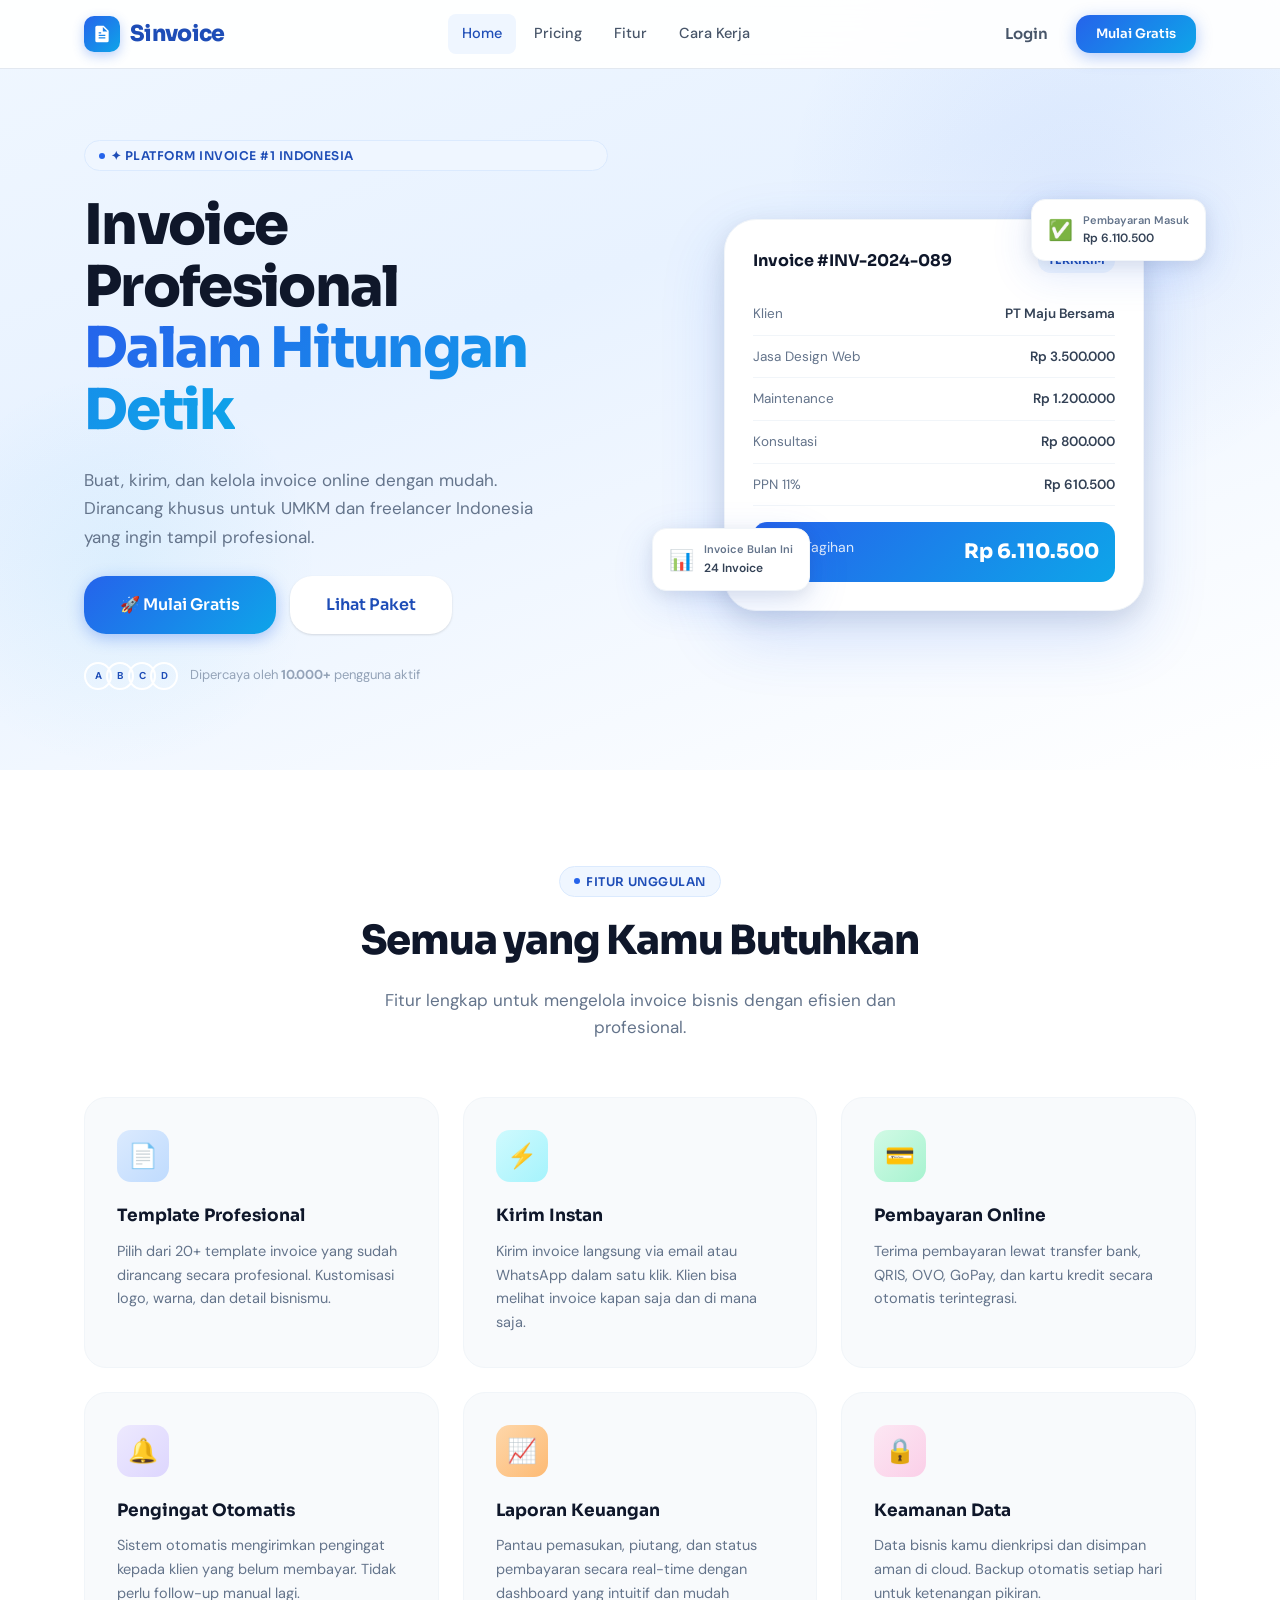
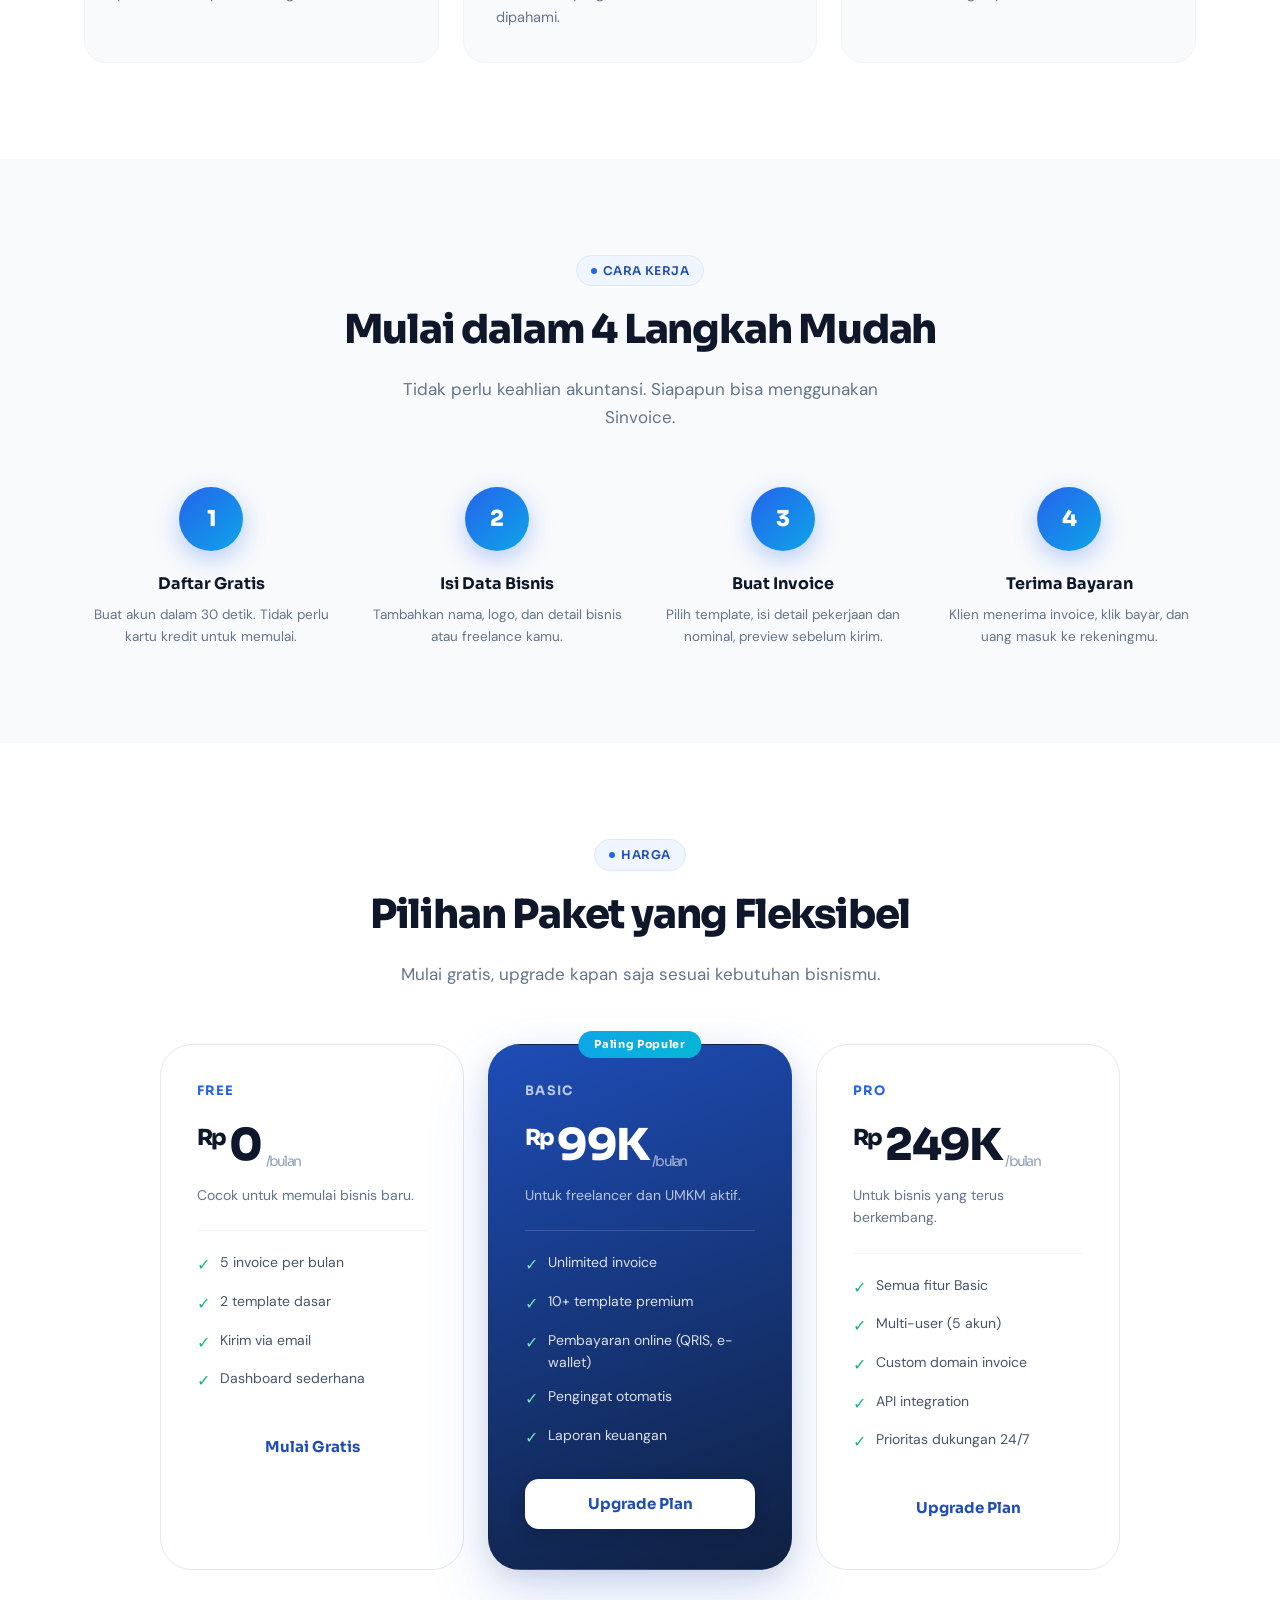
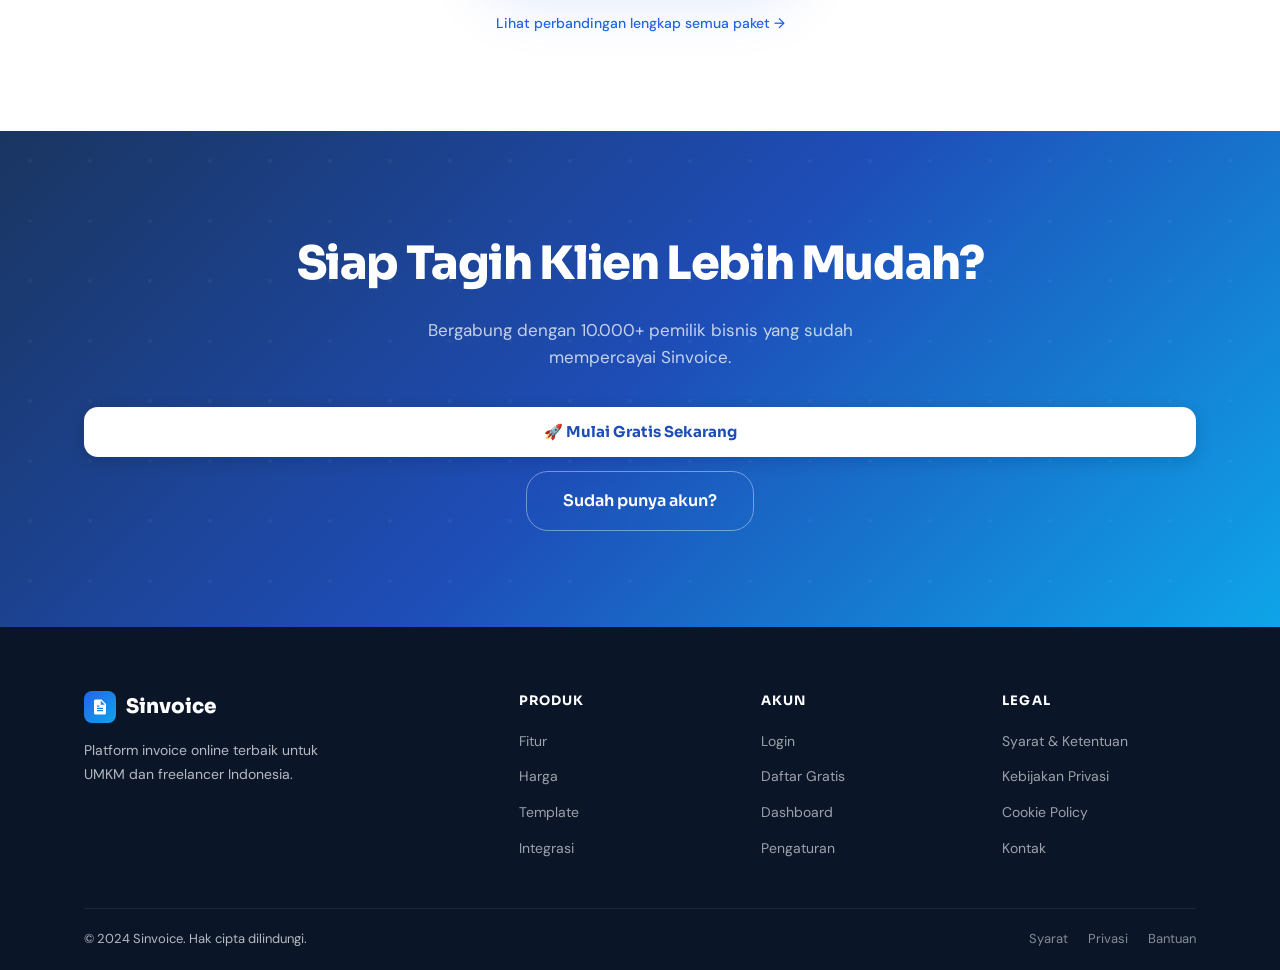
<file: index.html>
<!DOCTYPE html>
<html lang="id">
<head>
  <meta charset="UTF-8" />
  <meta name="viewport" content="width=device-width, initial-scale=1.0" />
  <title>Sinvoice — Invoice Online untuk UMKM & Freelancer</title>
  <meta name="description" content="Buat, kirim, dan kelola invoice profesional dalam hitungan detik. Gratis untuk memulai." />
  <link rel="stylesheet" href="css/style.css" />
</head>
<body>

<!-- NAVBAR -->
<nav class="navbar">
  <div class="container">
    <div class="navbar__inner">
      <a href="index.html" class="navbar__logo">
        <div class="navbar__logo-icon">
          <svg viewBox="0 0 24 24"><path d="M14 2H6a2 2 0 0 0-2 2v16a2 2 0 0 0 2 2h12a2 2 0 0 0 2-2V8l-6-6zm-1 1.5L18.5 9H13V3.5zM8 13h8v1.5H8V13zm0 3h8v1.5H8V16zm0-6h3v1.5H8V10z"/></svg>
        </div>
        Sinvoice
      </a>
      <nav class="navbar__nav">
        <a href="index.html" class="active">Home</a>
        <a href="pricing.html">Pricing</a>
        <a href="#features">Fitur</a>
        <a href="#how">Cara Kerja</a>
      </nav>
      <div class="navbar__actions">
        <a href="login.html" class="btn btn-ghost">Login</a>
        <a href="register.html" class="btn btn-primary btn-sm">Mulai Gratis</a>
      </div>
      <button class="navbar__hamburger" aria-label="Menu">
        <span></span><span></span><span></span>
      </button>
    </div>
  </div>
  <div class="navbar__mobile hidden">
    <a href="index.html">Home</a>
    <a href="pricing.html">Pricing</a>
    <a href="#features">Fitur</a>
    <a href="#how">Cara Kerja</a>
    <a href="login.html">Login</a>
    <a href="register.html">Register</a>
  </div>
</nav>

<!-- HERO -->
<section class="hero">
  <div class="container">
    <div class="hero__inner">
      <div class="hero__content">
        <div class="badge">✦ Platform Invoice #1 Indonesia</div>
        <h1 class="hero__title">
          Invoice Profesional<br />
          <span>Dalam Hitungan Detik</span>
        </h1>
        <p class="hero__desc">
          Buat, kirim, dan kelola invoice online dengan mudah. Dirancang khusus untuk UMKM dan freelancer Indonesia yang ingin tampil profesional.
        </p>
        <div class="hero__actions">
          <a href="register.html" class="btn btn-primary btn-lg">🚀 Mulai Gratis</a>
          <a href="pricing.html" class="btn btn-secondary btn-lg">Lihat Paket</a>
        </div>
        <div class="hero__trust">
          <div class="hero__trust-dots">
            <div class="hero__trust-dot">A</div>
            <div class="hero__trust-dot">B</div>
            <div class="hero__trust-dot">C</div>
            <div class="hero__trust-dot">D</div>
          </div>
          <span>Dipercaya oleh <strong>10.000+</strong> pengguna aktif</span>
        </div>
      </div>
      <div class="hero__visual">
        <div class="hero__card">
          <div class="hero__card-header">
            <span class="hero__card-title">Invoice #INV-2024-089</span>
            <span class="hero__invoice-badge">TERKIRIM</span>
          </div>
          <div class="hero__invoice-row"><span>Klien</span><span>PT Maju Bersama</span></div>
          <div class="hero__invoice-row"><span>Jasa Design Web</span><span>Rp 3.500.000</span></div>
          <div class="hero__invoice-row"><span>Maintenance</span><span>Rp 1.200.000</span></div>
          <div class="hero__invoice-row"><span>Konsultasi</span><span>Rp 800.000</span></div>
          <div class="hero__invoice-row"><span>PPN 11%</span><span>Rp 610.500</span></div>
          <div class="hero__invoice-total">
            <span>Total Tagihan</span>
            <span>Rp 6.110.500</span>
          </div>
        </div>
        <div class="hero__float-1">
          <span class="float-icon">✅</span>
          <div><div style="font-size:11px;color:#64748b;">Pembayaran Masuk</div><div>Rp 6.110.500</div></div>
        </div>
        <div class="hero__float-2">
          <span class="float-icon">📊</span>
          <div><div style="font-size:11px;color:#64748b;">Invoice Bulan Ini</div><div>24 Invoice</div></div>
        </div>
      </div>
    </div>
  </div>
</section>

<!-- FEATURES -->
<section class="features" id="features">
  <div class="container">
    <div class="section-header">
      <div class="badge">Fitur Unggulan</div>
      <h2>Semua yang Kamu Butuhkan</h2>
      <p>Fitur lengkap untuk mengelola invoice bisnis dengan efisien dan profesional.</p>
    </div>
    <div class="features__grid">
      <div class="feature-card">
        <div class="feature-card__icon blue">📄</div>
        <h3>Template Profesional</h3>
        <p>Pilih dari 20+ template invoice yang sudah dirancang secara profesional. Kustomisasi logo, warna, dan detail bisnismu.</p>
      </div>
      <div class="feature-card">
        <div class="feature-card__icon cyan">⚡</div>
        <h3>Kirim Instan</h3>
        <p>Kirim invoice langsung via email atau WhatsApp dalam satu klik. Klien bisa melihat invoice kapan saja dan di mana saja.</p>
      </div>
      <div class="feature-card">
        <div class="feature-card__icon green">💳</div>
        <h3>Pembayaran Online</h3>
        <p>Terima pembayaran lewat transfer bank, QRIS, OVO, GoPay, dan kartu kredit secara otomatis terintegrasi.</p>
      </div>
      <div class="feature-card">
        <div class="feature-card__icon purple">🔔</div>
        <h3>Pengingat Otomatis</h3>
        <p>Sistem otomatis mengirimkan pengingat kepada klien yang belum membayar. Tidak perlu follow-up manual lagi.</p>
      </div>
      <div class="feature-card">
        <div class="feature-card__icon orange">📈</div>
        <h3>Laporan Keuangan</h3>
        <p>Pantau pemasukan, piutang, dan status pembayaran secara real-time dengan dashboard yang intuitif dan mudah dipahami.</p>
      </div>
      <div class="feature-card">
        <div class="feature-card__icon pink">🔒</div>
        <h3>Keamanan Data</h3>
        <p>Data bisnis kamu dienkripsi dan disimpan aman di cloud. Backup otomatis setiap hari untuk ketenangan pikiran.</p>
      </div>
    </div>
  </div>
</section>

<!-- HOW IT WORKS -->
<section class="how" id="how">
  <div class="container">
    <div class="section-header">
      <div class="badge">Cara Kerja</div>
      <h2>Mulai dalam 4 Langkah Mudah</h2>
      <p>Tidak perlu keahlian akuntansi. Siapapun bisa menggunakan Sinvoice.</p>
    </div>
    <div class="how__steps">
      <div class="how__step">
        <div class="how__step-num">1</div>
        <h3>Daftar Gratis</h3>
        <p>Buat akun dalam 30 detik. Tidak perlu kartu kredit untuk memulai.</p>
      </div>
      <div class="how__step">
        <div class="how__step-num">2</div>
        <h3>Isi Data Bisnis</h3>
        <p>Tambahkan nama, logo, dan detail bisnis atau freelance kamu.</p>
      </div>
      <div class="how__step">
        <div class="how__step-num">3</div>
        <h3>Buat Invoice</h3>
        <p>Pilih template, isi detail pekerjaan dan nominal, preview sebelum kirim.</p>
      </div>
      <div class="how__step">
        <div class="how__step-num">4</div>
        <h3>Terima Bayaran</h3>
        <p>Klien menerima invoice, klik bayar, dan uang masuk ke rekeningmu.</p>
      </div>
    </div>
  </div>
</section>

<!-- PRICING PREVIEW -->
<section class="pricing-preview" id="pricing">
  <div class="container">
    <div class="section-header">
      <div class="badge">Harga</div>
      <h2>Pilihan Paket yang Fleksibel</h2>
      <p>Mulai gratis, upgrade kapan saja sesuai kebutuhan bisnismu.</p>
    </div>
    <div class="pricing__grid">
      <!-- Free -->
      <div class="pricing__card">
        <div class="pricing__plan-name">Free</div>
        <div class="pricing__price"><sup>Rp</sup>0<span class="pricing__price-period">/bulan</span></div>
        <p class="pricing__desc">Cocok untuk memulai bisnis baru.</p>
        <div class="pricing__divider"></div>
        <ul class="pricing__features">
          <li class="pricing__feature"><span class="pricing__feature-check">✓</span><span>5 invoice per bulan</span></li>
          <li class="pricing__feature"><span class="pricing__feature-check">✓</span><span>2 template dasar</span></li>
          <li class="pricing__feature"><span class="pricing__feature-check">✓</span><span>Kirim via email</span></li>
          <li class="pricing__feature"><span class="pricing__feature-check">✓</span><span>Dashboard sederhana</span></li>
        </ul>
        <a href="register.html" class="btn-outline-blue">Mulai Gratis</a>
      </div>
      <!-- Basic (Featured) -->
      <div class="pricing__card featured">
        <div class="pricing__popular">Paling Populer</div>
        <div class="pricing__plan-name">Basic</div>
        <div class="pricing__price"><sup>Rp</sup>99K<span class="pricing__price-period">/bulan</span></div>
        <p class="pricing__desc">Untuk freelancer dan UMKM aktif.</p>
        <div class="pricing__divider"></div>
        <ul class="pricing__features">
          <li class="pricing__feature"><span class="pricing__feature-check">✓</span><span>Unlimited invoice</span></li>
          <li class="pricing__feature"><span class="pricing__feature-check">✓</span><span>10+ template premium</span></li>
          <li class="pricing__feature"><span class="pricing__feature-check">✓</span><span>Pembayaran online (QRIS, e-wallet)</span></li>
          <li class="pricing__feature"><span class="pricing__feature-check">✓</span><span>Pengingat otomatis</span></li>
          <li class="pricing__feature"><span class="pricing__feature-check">✓</span><span>Laporan keuangan</span></li>
        </ul>
        <a href="register.html" class="btn-white">Upgrade Plan</a>
      </div>
      <!-- Pro -->
      <div class="pricing__card">
        <div class="pricing__plan-name">Pro</div>
        <div class="pricing__price"><sup>Rp</sup>249K<span class="pricing__price-period">/bulan</span></div>
        <p class="pricing__desc">Untuk bisnis yang terus berkembang.</p>
        <div class="pricing__divider"></div>
        <ul class="pricing__features">
          <li class="pricing__feature"><span class="pricing__feature-check">✓</span><span>Semua fitur Basic</span></li>
          <li class="pricing__feature"><span class="pricing__feature-check">✓</span><span>Multi-user (5 akun)</span></li>
          <li class="pricing__feature"><span class="pricing__feature-check">✓</span><span>Custom domain invoice</span></li>
          <li class="pricing__feature"><span class="pricing__feature-check">✓</span><span>API integration</span></li>
          <li class="pricing__feature"><span class="pricing__feature-check">✓</span><span>Prioritas dukungan 24/7</span></li>
        </ul>
        <a href="register.html" class="btn-outline-blue">Upgrade Plan</a>
      </div>
    </div>
    <div class="pricing-preview__cta">
      <a href="pricing.html">Lihat perbandingan lengkap semua paket →</a>
    </div>
  </div>
</section>

<!-- CTA BANNER -->
<section class="cta-banner">
  <div class="container">
    <div class="cta-banner__inner">
      <h2>Siap Tagih Klien Lebih Mudah?</h2>
      <p>Bergabung dengan 10.000+ pemilik bisnis yang sudah mempercayai Sinvoice.</p>
      <div class="cta-banner__actions">
        <a href="register.html" class="btn btn-white btn-lg">🚀 Mulai Gratis Sekarang</a>
        <a href="login.html" class="btn btn-outline-white btn-lg">Sudah punya akun?</a>
      </div>
    </div>
  </div>
</section>

<!-- FOOTER -->
<footer class="footer">
  <div class="container">
    <div class="footer__grid">
      <div class="footer__brand">
        <a href="index.html" class="footer__logo">
          <div class="footer__logo-icon">
            <svg viewBox="0 0 24 24"><path d="M14 2H6a2 2 0 0 0-2 2v16a2 2 0 0 0 2 2h12a2 2 0 0 0 2-2V8l-6-6zm-1 1.5L18.5 9H13V3.5zM8 13h8v1.5H8V13zm0 3h8v1.5H8V16zm0-6h3v1.5H8V10z"/></svg>
          </div>
          Sinvoice
        </a>
        <p class="footer__desc">Platform invoice online terbaik untuk UMKM dan freelancer Indonesia.</p>
      </div>
      <div class="footer__col">
        <h4>Produk</h4>
        <ul>
          <li><a href="#features">Fitur</a></li>
          <li><a href="pricing.html">Harga</a></li>
          <li><a href="#">Template</a></li>
          <li><a href="#">Integrasi</a></li>
        </ul>
      </div>
      <div class="footer__col">
        <h4>Akun</h4>
        <ul>
          <li><a href="login.html">Login</a></li>
          <li><a href="register.html">Daftar Gratis</a></li>
          <li><a href="#">Dashboard</a></li>
          <li><a href="#">Pengaturan</a></li>
        </ul>
      </div>
      <div class="footer__col">
        <h4>Legal</h4>
        <ul>
          <li><a href="terms.html">Syarat & Ketentuan</a></li>
          <li><a href="privacy.html">Kebijakan Privasi</a></li>
          <li><a href="cookie.html">Cookie Policy</a></li>
          <li><a href="contact.html">Kontak</a></li>
        </ul>
      </div>
    </div>
    <div class="footer__bottom">
      <span>© 2024 Sinvoice. Hak cipta dilindungi.</span>
      <div class="footer__bottom-links">
        <a href="terms.html">Syarat</a>
        <a href="privacy.html">Privasi</a>
        <a href="#">Bantuan</a>
      </div>
    </div>
  </div>
</footer>

<script src="js/main.js"></script>
</body>
</html>
</file>
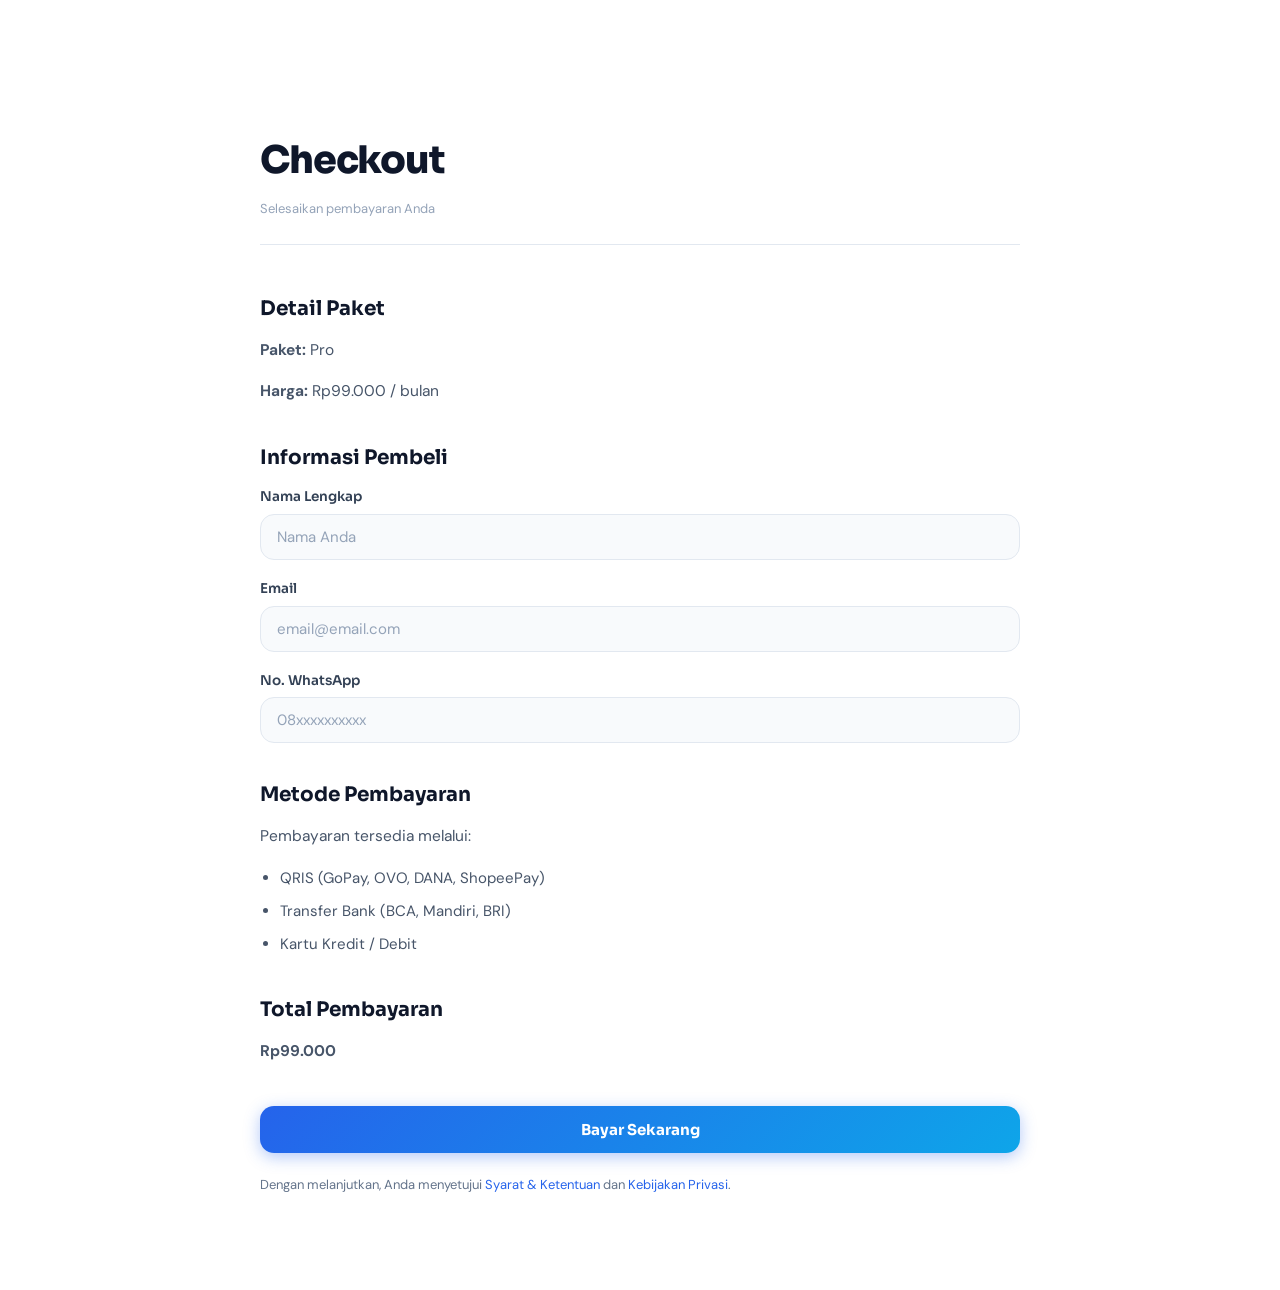
<file: checkout.html>
<!DOCTYPE html>
<html lang="id">
<head>
  <meta charset="UTF-8">
  <title>Checkout - Sinvoice</title>
  <link rel="stylesheet" href="css/style.css">
</head>
<body>

<section class="legal-page">
  <div class="legal-content">

    <h1>Checkout</h1>
    <div class="legal-meta">Selesaikan pembayaran Anda</div>

    <!-- DETAIL PAKET -->
    <h2>Detail Paket</h2>
    <p><strong>Paket:</strong> Pro</p>
    <p><strong>Harga:</strong> Rp99.000 / bulan</p>

    <!-- FORM -->
    <h2>Informasi Pembeli</h2>

    <form>
      <div class="form-group">
        <label>Nama Lengkap</label>
        <input type="text" placeholder="Nama Anda">
      </div>

      <div class="form-group">
        <label>Email</label>
        <input type="email" placeholder="email@email.com">
      </div>

      <div class="form-group">
        <label>No. WhatsApp</label>
        <input type="text" placeholder="08xxxxxxxxxx">
      </div>

      <!-- PAYMENT METHOD -->
      <h2>Metode Pembayaran</h2>
      <p>Pembayaran tersedia melalui:</p>
      <ul>
        <li>QRIS (GoPay, OVO, DANA, ShopeePay)</li>
        <li>Transfer Bank (BCA, Mandiri, BRI)</li>
        <li>Kartu Kredit / Debit</li>
      </ul>

      <!-- TOTAL -->
      <h2>Total Pembayaran</h2>
      <p><strong>Rp99.000</strong></p>

      <br>

      <button class="btn-form">Bayar Sekarang</button>
    </form>

    <p style="margin-top:20px;font-size:13px;color:#64748b;">
      Dengan melanjutkan, Anda menyetujui 
      <a href="terms.html">Syarat & Ketentuan</a> dan 
      <a href="privacy.html">Kebijakan Privasi</a>.
    </p>

  </div>
</section>

</body>
</html>
</file>
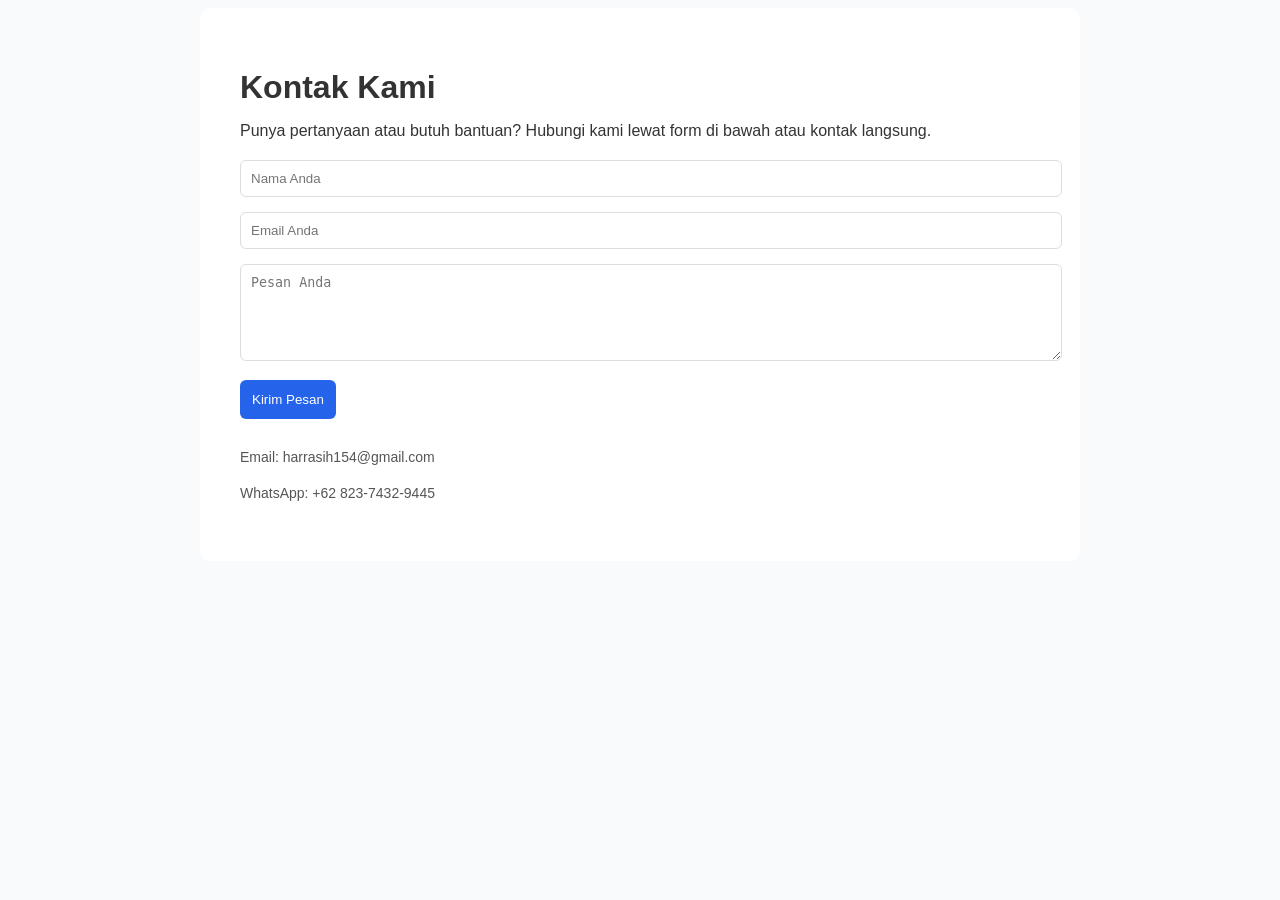
<file: contact.html>
<!DOCTYPE html>
<html lang="id">
<head>
<meta charset="UTF-8">
<meta name="viewport" content="width=device-width, initial-scale=1.0">
<title>Kontak - Sinvoice</title>

<style>
body {
  font-family: Arial, sans-serif;
  background: #f9fafb;
  color: #333;
}

.container {
  max-width: 800px;
  margin: auto;
  background: white;
  padding: 40px;
  border-radius: 10px;
}

h1 { margin-bottom: 10px; }
p { margin-bottom: 20px; }

.form-group {
  margin-bottom: 15px;
}

input, textarea {
  width: 100%;
  padding: 10px;
  border: 1px solid #ddd;
  border-radius: 6px;
}

button {
  background: #2563eb;
  color: white;
  padding: 12px;
  border: none;
  border-radius: 6px;
  cursor: pointer;
}

button:hover {
  background: #1d4ed8;
}

.contact-info {
  margin-top: 30px;
  font-size: 14px;
  color: #555;
}
</style>
</head>

<body>

<div class="container">
<h1>Kontak Kami</h1>
<p>Punya pertanyaan atau butuh bantuan? Hubungi kami lewat form di bawah atau kontak langsung.</p>

<form>
  <div class="form-group">
    <input type="text" placeholder="Nama Anda">
  </div>

  <div class="form-group">
    <input type="email" placeholder="Email Anda">
  </div>

  <div class="form-group">
    <textarea rows="5" placeholder="Pesan Anda"></textarea>
  </div>

  <button>Kirim Pesan</button>
</form>

<div class="contact-info">
  <p>Email: harrasih154@gmail.com</p>
  <p>WhatsApp: +62 823-7432-9445</p>
</div>

</div>

</body>
</html>
</file>
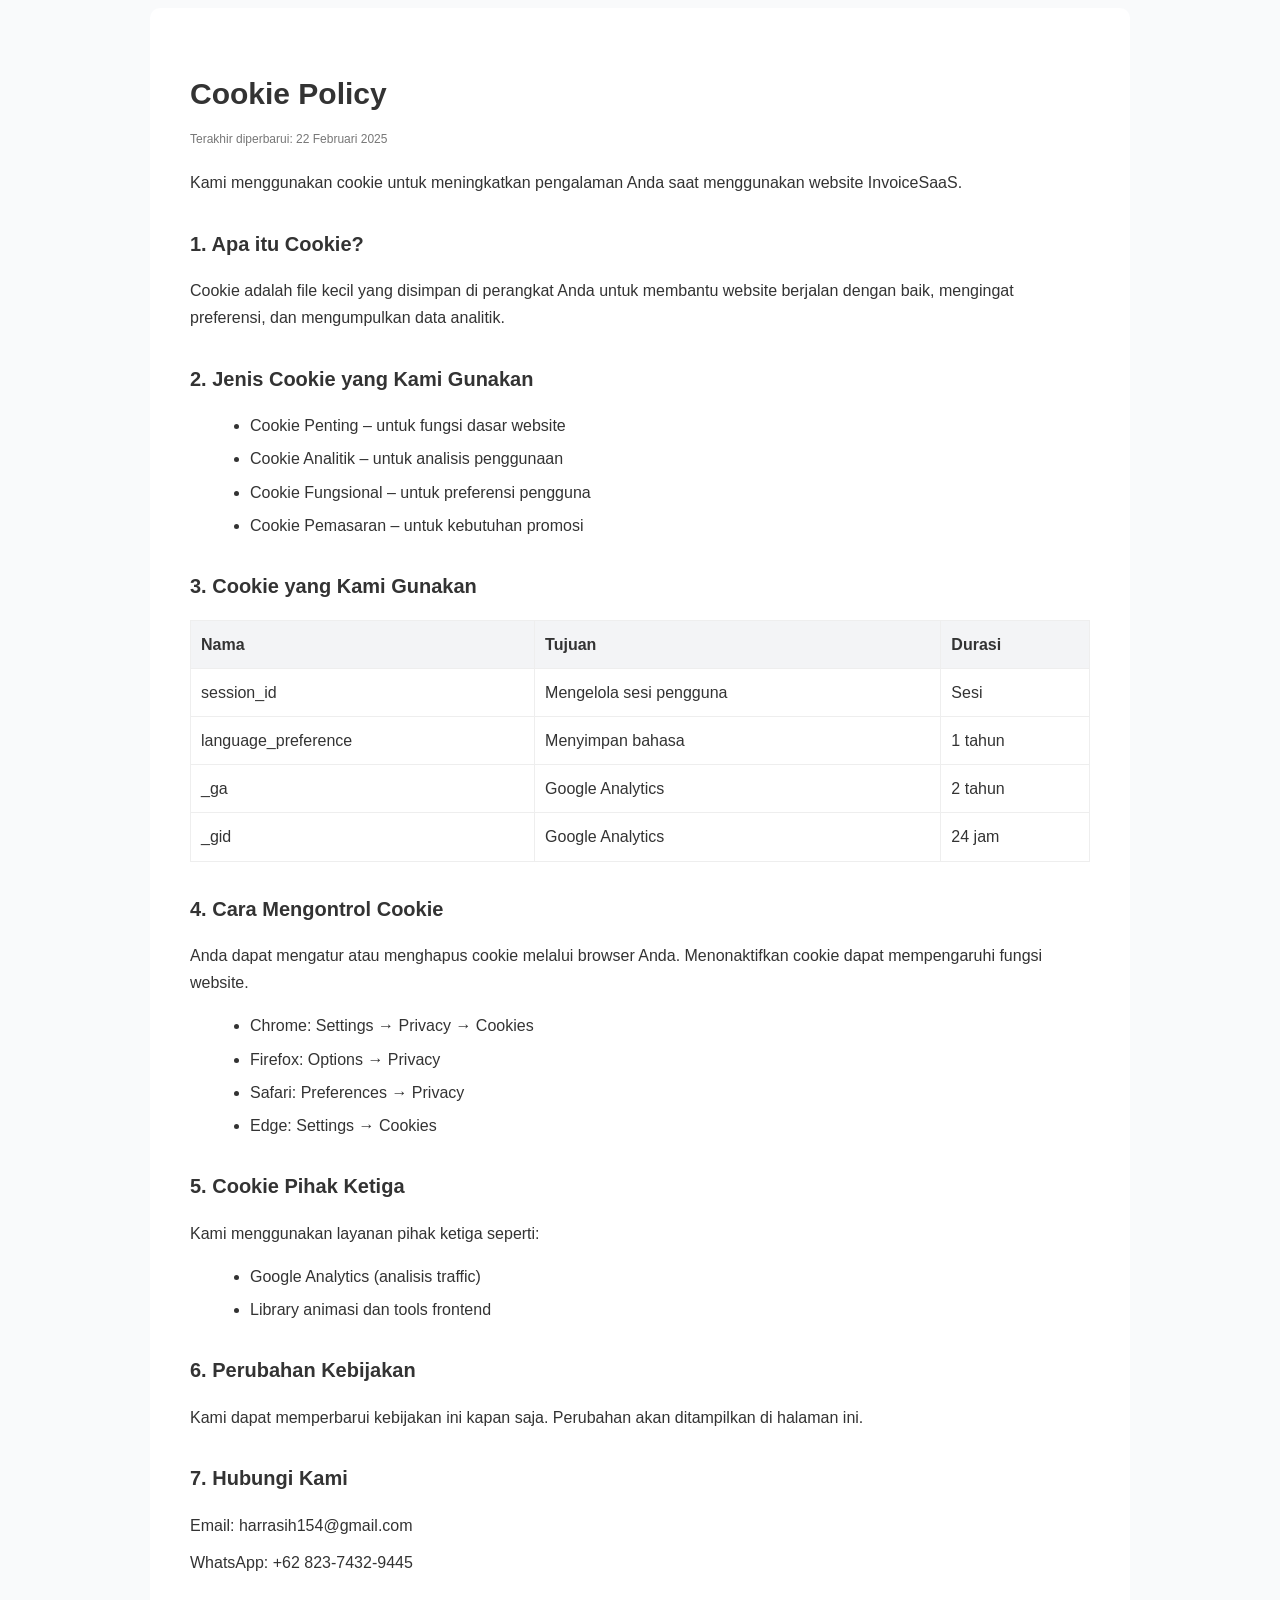
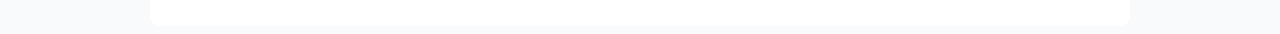
<file: cookie.html>
<!DOCTYPE html>
<html lang="id">
<head>
<meta charset="UTF-8">
<meta name="viewport" content="width=device-width, initial-scale=1.0">
<title>Cookie Policy</title>

<style>
body {
  font-family: Arial, sans-serif;
  background: #f9fafb;
  color: #333;
  line-height: 1.7;
}

.container {
  max-width: 900px;
  margin: auto;
  background: white;
  padding: 40px;
  border-radius: 10px;
}

h1 { font-size: 30px; margin-bottom: 10px; }
h2 { font-size: 20px; margin-top: 30px; }
p { margin: 10px 0; }

.section-number {
  font-weight: bold;
  color: #2563eb;
  margin-top: 20px;
}

ul { margin-left: 20px; }
li { margin-bottom: 6px; }

.meta {
  font-size: 12px;
  color: #777;
  margin-bottom: 20px;
}

table {
  width: 100%;
  border-collapse: collapse;
  margin-top: 15px;
}

th, td {
  border: 1px solid #eee;
  padding: 10px;
  text-align: left;
}

th {
  background: #f3f4f6;
}
</style>
</head>

<body>

<div class="container">

<h1>Cookie Policy</h1>
<p class="meta">Terakhir diperbarui: 22 Februari 2025</p>

<p>Kami menggunakan cookie untuk meningkatkan pengalaman Anda saat menggunakan website InvoiceSaaS.</p>

<h2>1. Apa itu Cookie?</h2>
<p>Cookie adalah file kecil yang disimpan di perangkat Anda untuk membantu website berjalan dengan baik, mengingat preferensi, dan mengumpulkan data analitik.</p>

<h2>2. Jenis Cookie yang Kami Gunakan</h2>
<ul>
<li>Cookie Penting – untuk fungsi dasar website</li>
<li>Cookie Analitik – untuk analisis penggunaan</li>
<li>Cookie Fungsional – untuk preferensi pengguna</li>
<li>Cookie Pemasaran – untuk kebutuhan promosi</li>
</ul>

<h2>3. Cookie yang Kami Gunakan</h2>

<table>
<tr>
<th>Nama</th>
<th>Tujuan</th>
<th>Durasi</th>
</tr>

<tr>
<td>session_id</td>
<td>Mengelola sesi pengguna</td>
<td>Sesi</td>
</tr>

<tr>
<td>language_preference</td>
<td>Menyimpan bahasa</td>
<td>1 tahun</td>
</tr>

<tr>
<td>_ga</td>
<td>Google Analytics</td>
<td>2 tahun</td>
</tr>

<tr>
<td>_gid</td>
<td>Google Analytics</td>
<td>24 jam</td>
</tr>

</table>

<h2>4. Cara Mengontrol Cookie</h2>
<p>Anda dapat mengatur atau menghapus cookie melalui browser Anda. Menonaktifkan cookie dapat mempengaruhi fungsi website.</p>

<ul>
<li>Chrome: Settings → Privacy → Cookies</li>
<li>Firefox: Options → Privacy</li>
<li>Safari: Preferences → Privacy</li>
<li>Edge: Settings → Cookies</li>
</ul>

<h2>5. Cookie Pihak Ketiga</h2>
<p>Kami menggunakan layanan pihak ketiga seperti:</p>
<ul>
<li>Google Analytics (analisis traffic)</li>
<li>Library animasi dan tools frontend</li>
</ul>

<h2>6. Perubahan Kebijakan</h2>
<p>Kami dapat memperbarui kebijakan ini kapan saja. Perubahan akan ditampilkan di halaman ini.</p>

<h2>7. Hubungi Kami</h2>
<p>Email: harrasih154@gmail.com</p>
<p>WhatsApp: +62 823-7432-9445</p>

</div>

</body>
</html>
</file>
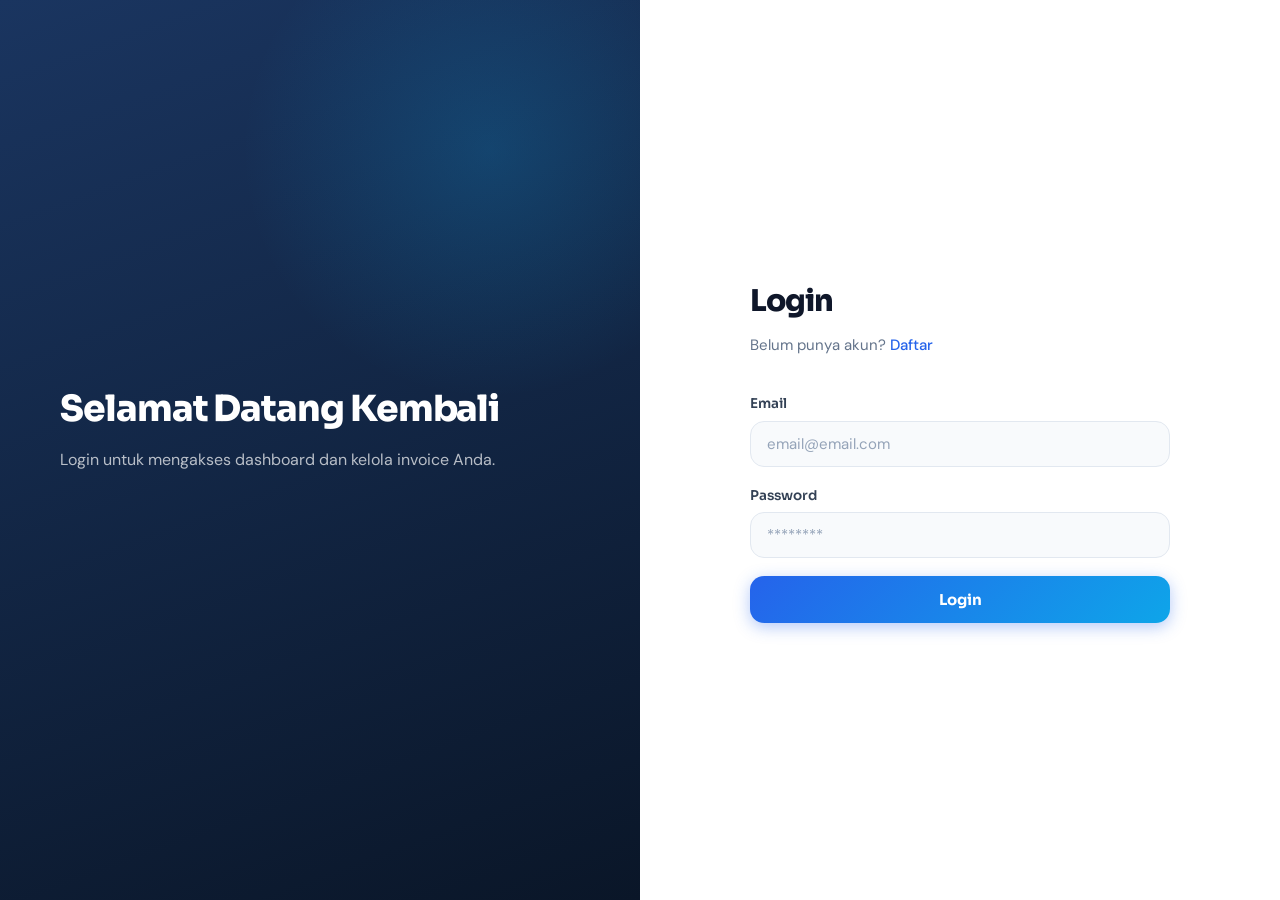
<file: dashboard.html>
<!DOCTYPE html>
<html lang="id">
<head>
<meta charset="UTF-8">
<title>Dashboard - Sinvoice</title>

<style>
body { font-family: Arial; background:#f9fafb; }
.container { max-width:900px; margin:auto; padding:20px; }
.box { background:white; padding:20px; border-radius:10px; margin-bottom:20px; }
input { padding:8px; margin:5px 0; width:100%; }
button { padding:10px; background:#2563eb; color:white; border:none; cursor:pointer; }
.invoice { border-bottom:1px solid #eee; padding:10px 0; }
</style>
</head>

<body>

<div class="container">

<h1>Dashboard</h1>

<div class="box">
<h2>Tambah Client</h2>
<input id="clientName" placeholder="Nama Client">
<button onclick="addClient()">Simpan</button>
</div>

<div class="box">
<h2>Buat Invoice</h2>
<input id="invoiceClient" placeholder="Nama Client">
<input id="invoiceItem" placeholder="Item">
<input id="invoicePrice" placeholder="Harga">
<button onclick="addInvoice()">Buat Invoice</button>
</div>

<div class="box">
<h2>Daftar Invoice</h2>
<div id="invoiceList"></div>
</div>

</div>
<button onclick="logout()">Logout</button>



<script>

// ambil data
let clients = JSON.parse(localStorage.getItem('clients')) || [];
let invoices = JSON.parse(localStorage.getItem('invoices')) || [];

// tambah client
function addClient() {
  let name = document.getElementById('clientName').value;
  if (!name) return alert("Isi nama");

  clients.push({ name });
  localStorage.setItem('clients', JSON.stringify(clients));

  alert("Client ditambahkan");
}

// tambah invoice
function addInvoice() {
  let client = document.getElementById('invoiceClient').value;
  let item = document.getElementById('invoiceItem').value;
  let price = document.getElementById('invoicePrice').value;

  if (!client || !item || !price) return alert("Isi semua");

  invoices.push({ client, item, price });
  localStorage.setItem('invoices', JSON.stringify(invoices));

  renderInvoices();
}

// tampilkan invoice
function renderInvoices() {
  let list = document.getElementById('invoiceList');
  list.innerHTML = "";

  invoices.forEach(inv => {
    list.innerHTML += `
      <div class="invoice">
        <strong>${inv.client}</strong><br>
        ${inv.item} - Rp ${inv.price}
      </div>
    `;
  });
}

renderInvoices();

if (localStorage.getItem("login") !== "true") {
  window.location = "login.html";
}

function logout() {
  localStorage.removeItem("login");
  window.location = "login.html";
}
</script>

</body>
</html>
</file>
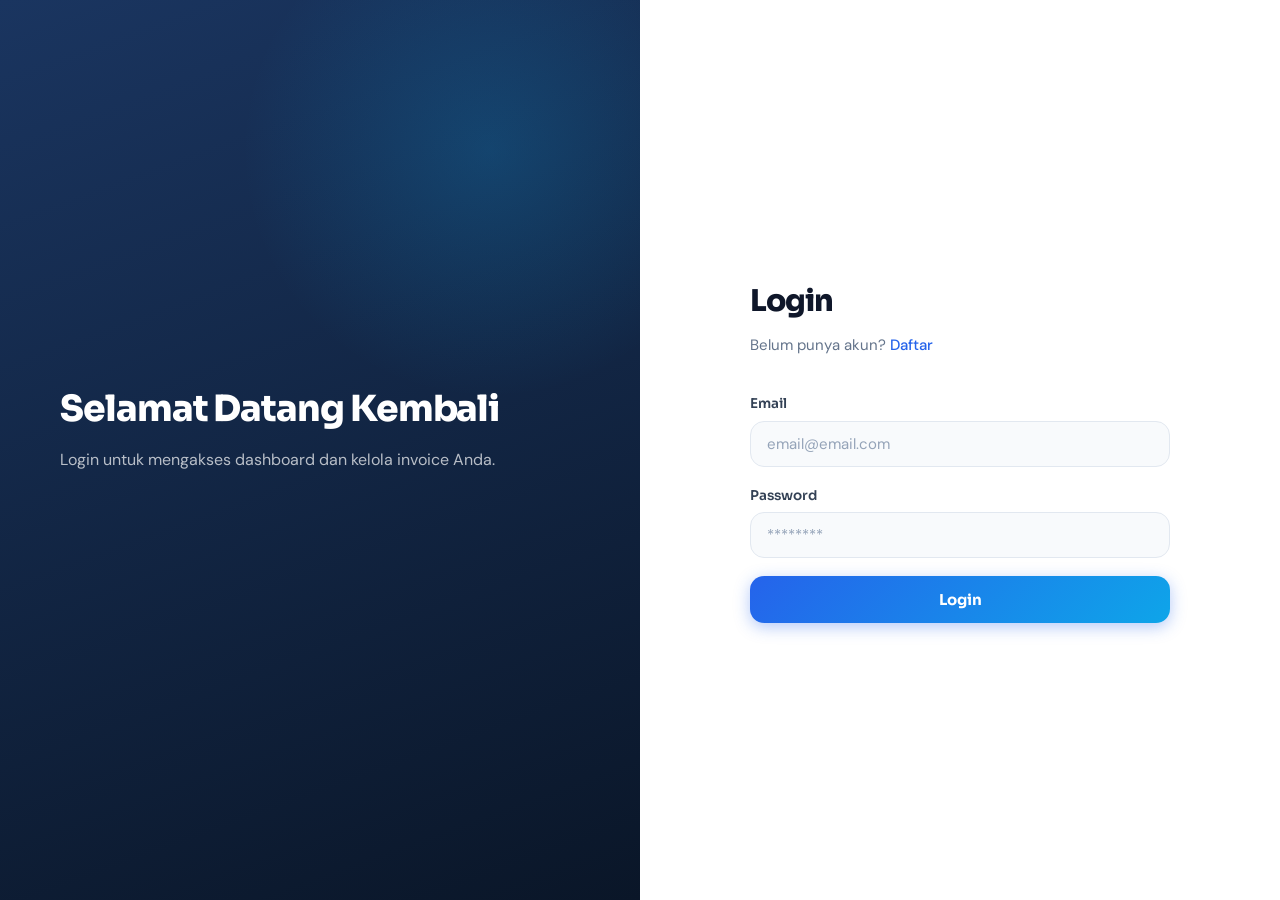
<file: login.html>
<!DOCTYPE html>
<html lang="id">
<head>
  <meta charset="UTF-8">
  <title>Login - Sinvoice</title>
  <link rel="stylesheet" href="css/style.css">
</head>
<body>

<div class="auth-page">

  <div class="auth-left">
    <div class="auth-left__content">
      <h2>Selamat Datang Kembali</h2>
      <p>Login untuk mengakses dashboard dan kelola invoice Anda.</p>
    </div>
  </div>

  <div class="auth-right">
    <div class="auth-form-box">
      <h1>Login</h1>
      <p class="auth-form-box__sub">
        Belum punya akun? <a href="register.html">Daftar</a>
      </p>

      <form onsubmit="event.preventDefault(); login();">
  <div class="form-group">
    <label>Email</label>
    <input type="email" id="email" placeholder="email@email.com">
  </div>

  <div class="form-group">
    <label>Password</label>
    <input type="password" id="password" placeholder="********">
  </div>

  <button type="submit" class="btn-form">Login</button>
</form>

    </div>
  </div>

</div>

</body>
<script>
function login() {
  let email = document.getElementById('email').value;
  let pass = document.getElementById('password').value;

  if (email === "admin@mail.com" && pass === "123456") {
    localStorage.setItem("login", "true");
    window.location.href = "dashboard.html";
  } else {
    alert("Login salah");
  }
}
</script>
</html>
</file>
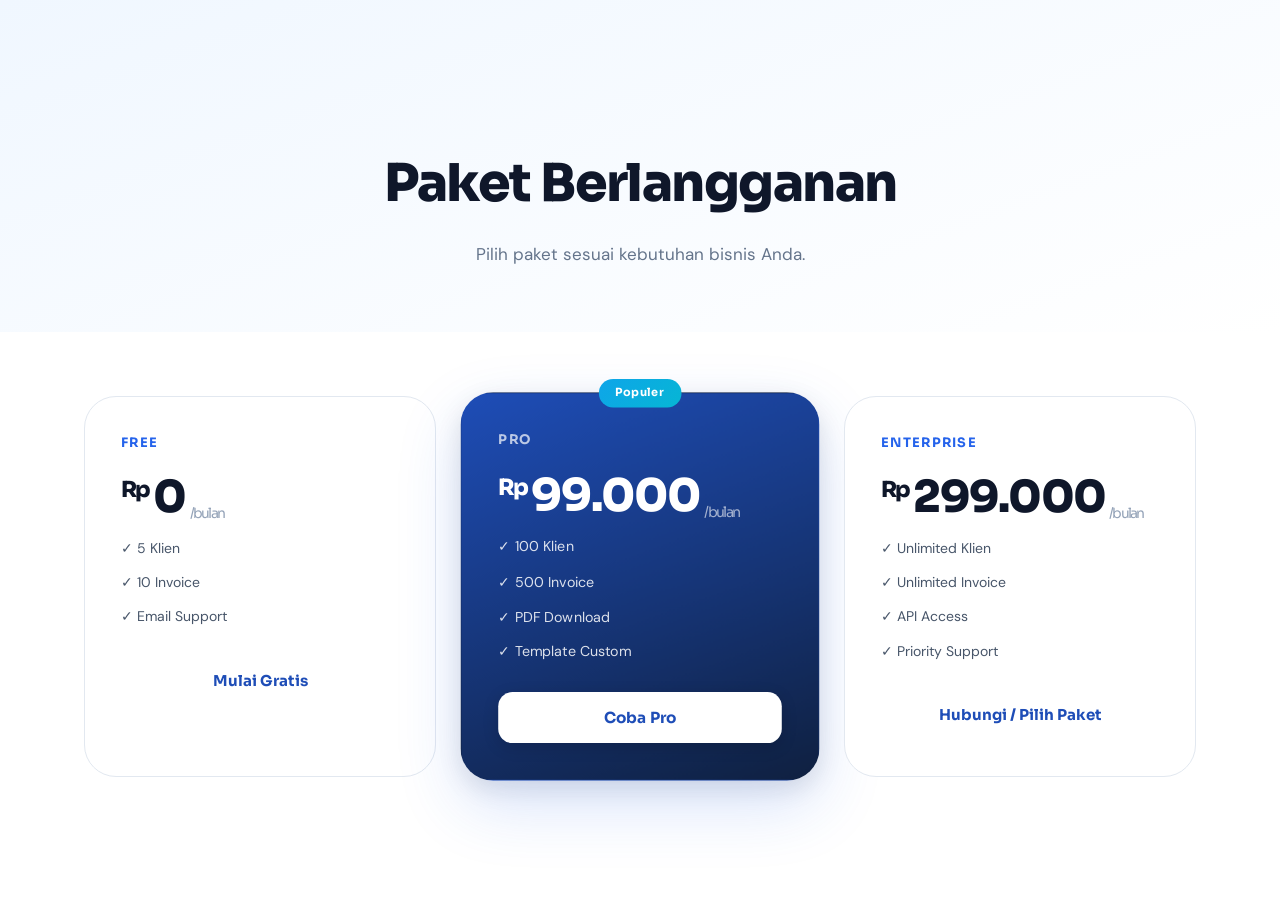
<file: pricing.html>
<!DOCTYPE html>
<html lang="id">
<head>
  <meta charset="UTF-8">
  <title>Harga - Sinvoice</title>
  <link rel="stylesheet" href="css/style.css">
</head>
<body>

<section class="page-hero">
  <div class="container">
    <h1>Paket Berlangganan</h1>
    <p>Pilih paket sesuai kebutuhan bisnis Anda.</p>
  </div>
</section>

<section class="pricing-full">
  <div class="container">
    <div class="pricing__grid">

      <!-- FREE -->
      <div class="pricing__card">
        <div class="pricing__plan-name">Free</div>
        <div class="pricing__price">
          <sup>Rp</sup>0
          <span class="pricing__price-period">/bulan</span>
        </div>

        <ul class="pricing__features">
          <li class="pricing__feature">✓ 5 Klien</li>
          <li class="pricing__feature">✓ 10 Invoice</li>
          <li class="pricing__feature">✓ Email Support</li>
        </ul>

        <a href="register.html" class="btn-outline-blue">
          Mulai Gratis
        </a>
      </div>

      <!-- PRO -->
      <div class="pricing__card featured">
        <div class="pricing__popular">Populer</div>

        <div class="pricing__plan-name">Pro</div>
        <div class="pricing__price">
          <sup>Rp</sup>99.000
          <span class="pricing__price-period">/bulan</span>
        </div>

        <ul class="pricing__features">
          <li class="pricing__feature">✓ 100 Klien</li>
          <li class="pricing__feature">✓ 500 Invoice</li>
          <li class="pricing__feature">✓ PDF Download</li>
          <li class="pricing__feature">✓ Template Custom</li>
        </ul>

        <a href="checkout.html?plan=pro" class="btn-white">
          Coba Pro
        </a>
      </div>

      <!-- ENTERPRISE -->
      <div class="pricing__card">
        <div class="pricing__plan-name">Enterprise</div>
        <div class="pricing__price">
          <sup>Rp</sup>299.000
          <span class="pricing__price-period">/bulan</span>
        </div>

        <ul class="pricing__features">
          <li class="pricing__feature">✓ Unlimited Klien</li>
          <li class="pricing__feature">✓ Unlimited Invoice</li>
          <li class="pricing__feature">✓ API Access</li>
          <li class="pricing__feature">✓ Priority Support</li>
        </ul>

        <a href="checkout.html?plan=enterprise" class="btn-outline-blue">
          Hubungi / Pilih Paket
        </a>
      </div>

    </div>
  </div>
</section>

</body>
</html>
</file>
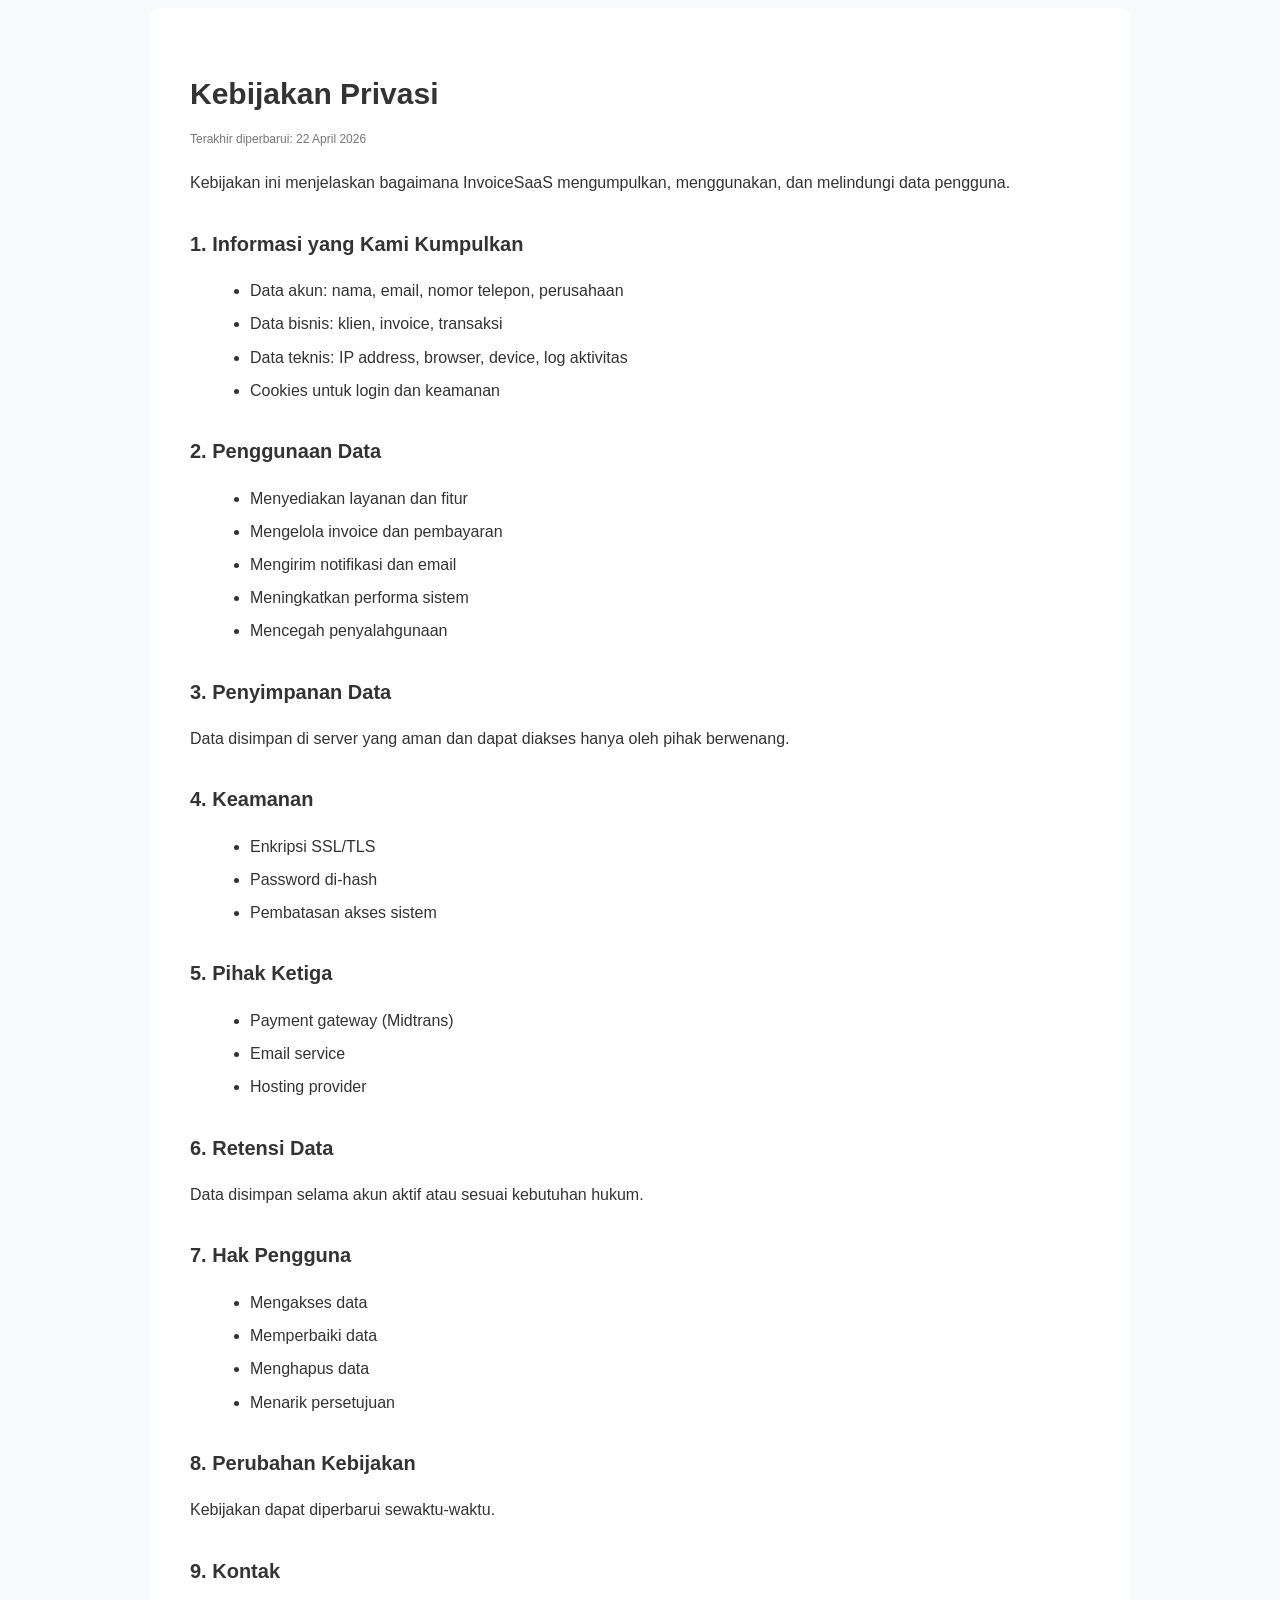
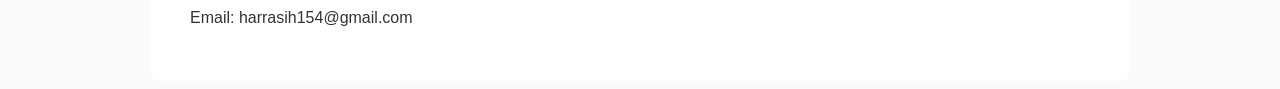
<file: privacy.html>
<!DOCTYPE html>
<html lang="id">
<head>
<meta charset="UTF-8">
<meta name="viewport" content="width=device-width, initial-scale=1.0">
<title>Kebijakan Privasi</title>

<style>
body {
  font-family: Arial, sans-serif;
  background: #f9fafb;
  color: #333;
  line-height: 1.7;
}
.container {
  max-width: 900px;
  margin: auto;
  background: white;
  padding: 40px;
  border-radius: 10px;
}
h1 { font-size: 30px; margin-bottom: 10px; }
h2 { margin-top: 30px; font-size: 20px; }
p { margin: 10px 0; }
ul { margin-left: 20px; }
li { margin-bottom: 6px; }
.meta { font-size: 12px; color: #777; margin-bottom: 20px; }
</style>
</head>

<body>
<div class="container">

<h1>Kebijakan Privasi</h1>
<div class="meta">Terakhir diperbarui: 22 April 2026</div>

<p>Kebijakan ini menjelaskan bagaimana InvoiceSaaS mengumpulkan, menggunakan, dan melindungi data pengguna.</p>

<h2>1. Informasi yang Kami Kumpulkan</h2>
<ul>
<li>Data akun: nama, email, nomor telepon, perusahaan</li>
<li>Data bisnis: klien, invoice, transaksi</li>
<li>Data teknis: IP address, browser, device, log aktivitas</li>
<li>Cookies untuk login dan keamanan</li>
</ul>

<h2>2. Penggunaan Data</h2>
<ul>
<li>Menyediakan layanan dan fitur</li>
<li>Mengelola invoice dan pembayaran</li>
<li>Mengirim notifikasi dan email</li>
<li>Meningkatkan performa sistem</li>
<li>Mencegah penyalahgunaan</li>
</ul>

<h2>3. Penyimpanan Data</h2>
<p>Data disimpan di server yang aman dan dapat diakses hanya oleh pihak berwenang.</p>

<h2>4. Keamanan</h2>
<ul>
<li>Enkripsi SSL/TLS</li>
<li>Password di-hash</li>
<li>Pembatasan akses sistem</li>
</ul>

<h2>5. Pihak Ketiga</h2>
<ul>
<li>Payment gateway (Midtrans)</li>
<li>Email service</li>
<li>Hosting provider</li>
</ul>

<h2>6. Retensi Data</h2>
<p>Data disimpan selama akun aktif atau sesuai kebutuhan hukum.</p>

<h2>7. Hak Pengguna</h2>
<ul>
<li>Mengakses data</li>
<li>Memperbaiki data</li>
<li>Menghapus data</li>
<li>Menarik persetujuan</li>
</ul>

<h2>8. Perubahan Kebijakan</h2>
<p>Kebijakan dapat diperbarui sewaktu-waktu.</p>

<h2>9. Kontak</h2>
<p>Email: harrasih154@gmail.com</p>

</div>
</body>
</html>
</file>
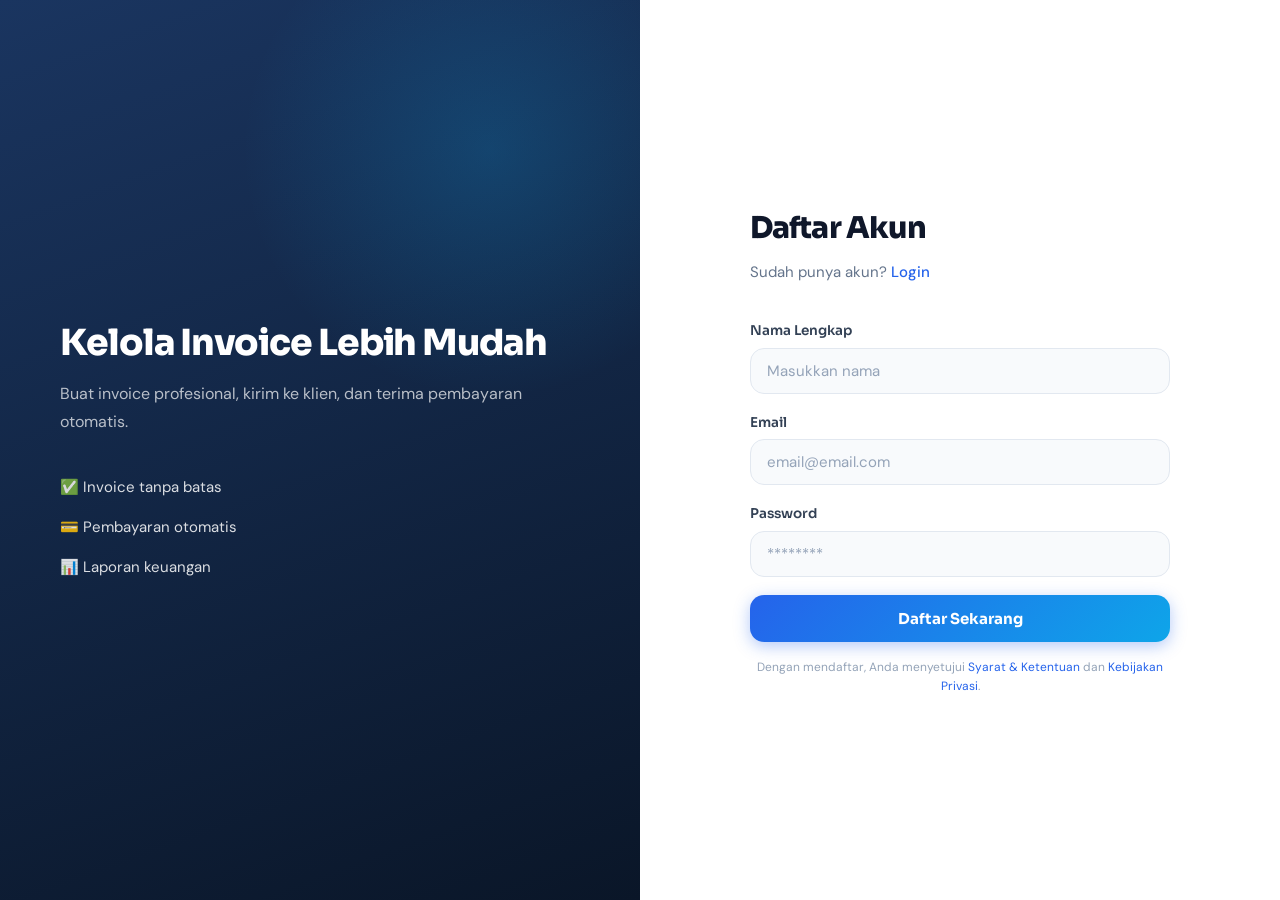
<file: register.html>
<!DOCTYPE html>
<html lang="id">
<head>
  <meta charset="UTF-8">
  <title>Daftar - Sinvoice</title>
  <link rel="stylesheet" href="css/style.css">
</head>
<body>

<div class="auth-page">

  <!-- LEFT -->
  <div class="auth-left">
    <div class="auth-left__content">
      <h2>Kelola Invoice Lebih Mudah</h2>
      <p>Buat invoice profesional, kirim ke klien, dan terima pembayaran otomatis.</p>

      <div class="auth-left__perks">
        <div class="auth-left__perk">✅ Invoice tanpa batas</div>
        <div class="auth-left__perk">💳 Pembayaran otomatis</div>
        <div class="auth-left__perk">📊 Laporan keuangan</div>
      </div>
    </div>
  </div>

  <!-- RIGHT -->
  <div class="auth-right">
    <div class="auth-form-box">
      <h1>Daftar Akun</h1>
      <p class="auth-form-box__sub">
        Sudah punya akun? <a href="login.html">Login</a>
      </p>

      <form>
        <div class="form-group">
          <label>Nama Lengkap</label>
          <input type="text" placeholder="Masukkan nama">
        </div>

        <div class="form-group">
          <label>Email</label>
          <input type="email" placeholder="email@email.com">
        </div>

        <div class="form-group">
          <label>Password</label>
          <input type="password" placeholder="********">
        </div>

        <button class="btn-form">Daftar Sekarang</button>
      </form>

      <p class="terms-note">
        Dengan mendaftar, Anda menyetujui 
        <a href="terms.html">Syarat & Ketentuan</a> dan 
        <a href="privacy.html">Kebijakan Privasi</a>.
      </p>

    </div>
  </div>

</div>

</body>
</html>
</file>
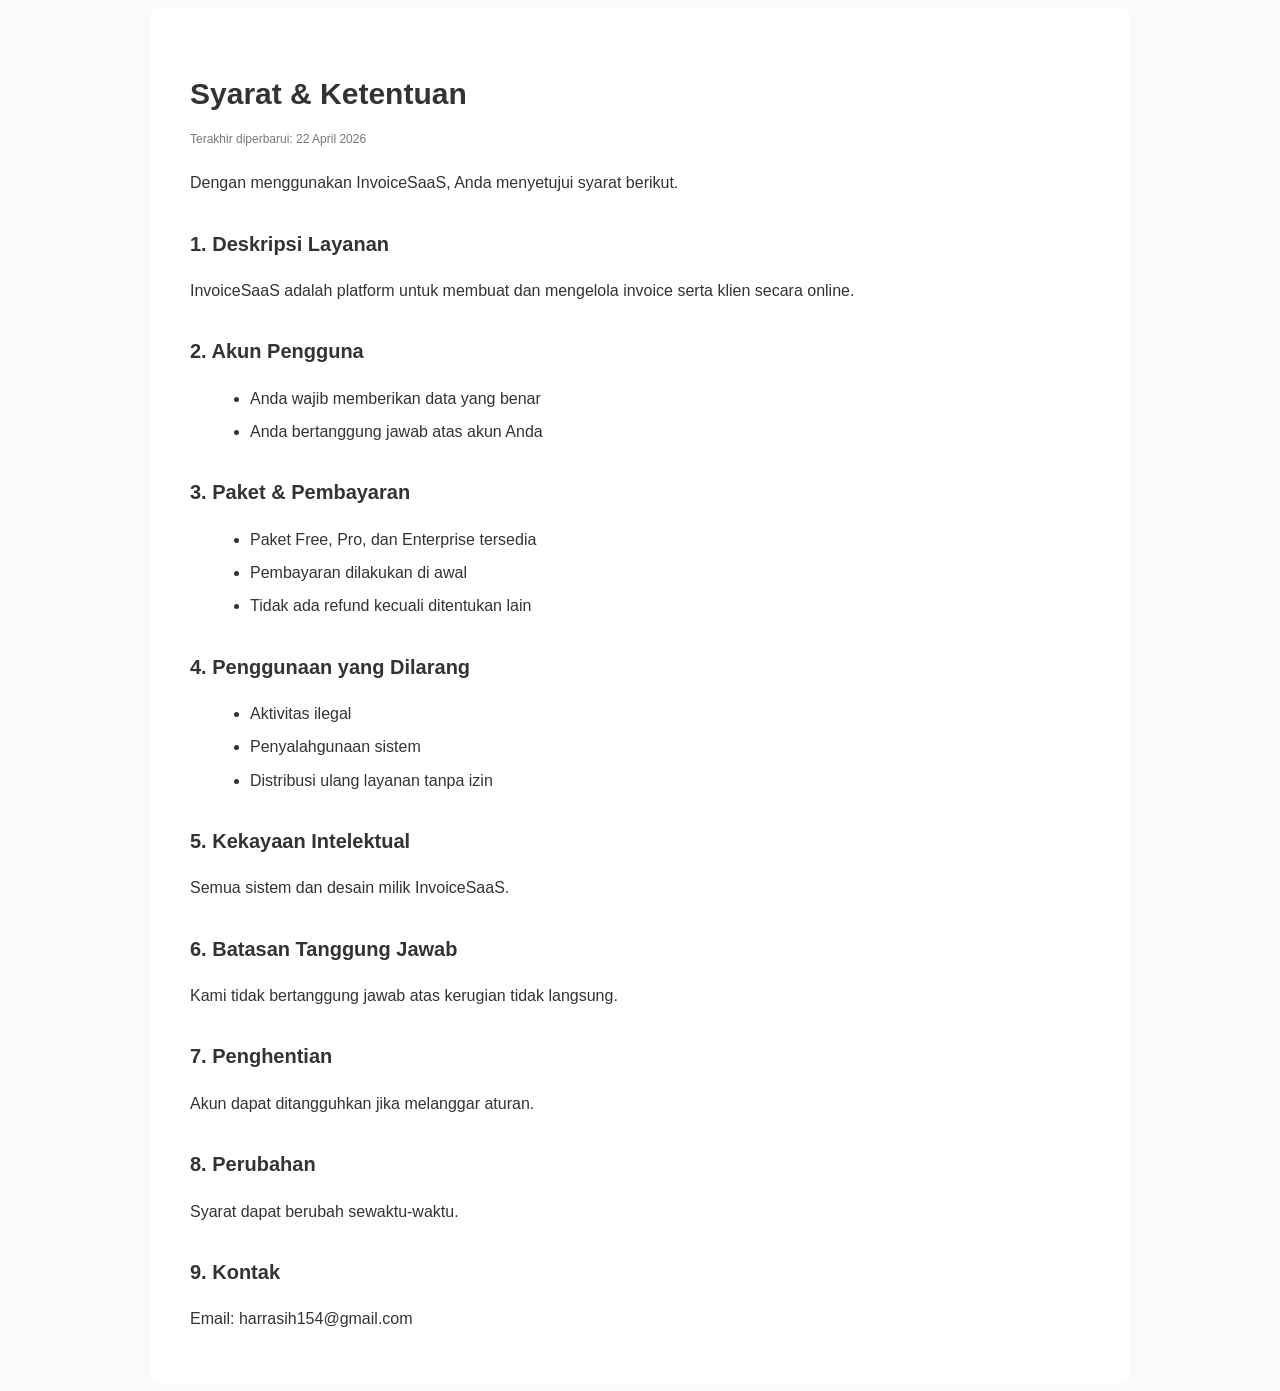
<file: terms.html>
<!DOCTYPE html>
<html lang="id">
<head>
<meta charset="UTF-8">
<meta name="viewport" content="width=device-width, initial-scale=1.0">
<title>Syarat & Ketentuan</title>

<style>
body {
  font-family: Arial, sans-serif;
  background: #f9fafb;
  color: #333;
  line-height: 1.7;
}
.container {
  max-width: 900px;
  margin: auto;
  background: white;
  padding: 40px;
  border-radius: 10px;
}
h1 { font-size: 30px; margin-bottom: 10px; }
h2 { margin-top: 30px; font-size: 20px; }
p { margin: 10px 0; }
ul { margin-left: 20px; }
li { margin-bottom: 6px; }
.meta { font-size: 12px; color: #777; margin-bottom: 20px; }
</style>
</head>

<body>
<div class="container">

<h1>Syarat & Ketentuan</h1>
<div class="meta">Terakhir diperbarui: 22 April 2026</div>

<p>Dengan menggunakan InvoiceSaaS, Anda menyetujui syarat berikut.</p>

<h2>1. Deskripsi Layanan</h2>
<p>InvoiceSaaS adalah platform untuk membuat dan mengelola invoice serta klien secara online.</p>

<h2>2. Akun Pengguna</h2>
<ul>
<li>Anda wajib memberikan data yang benar</li>
<li>Anda bertanggung jawab atas akun Anda</li>
</ul>

<h2>3. Paket & Pembayaran</h2>
<ul>
<li>Paket Free, Pro, dan Enterprise tersedia</li>
<li>Pembayaran dilakukan di awal</li>
<li>Tidak ada refund kecuali ditentukan lain</li>
</ul>

<h2>4. Penggunaan yang Dilarang</h2>
<ul>
<li>Aktivitas ilegal</li>
<li>Penyalahgunaan sistem</li>
<li>Distribusi ulang layanan tanpa izin</li>
</ul>

<h2>5. Kekayaan Intelektual</h2>
<p>Semua sistem dan desain milik InvoiceSaaS.</p>

<h2>6. Batasan Tanggung Jawab</h2>
<p>Kami tidak bertanggung jawab atas kerugian tidak langsung.</p>

<h2>7. Penghentian</h2>
<p>Akun dapat ditangguhkan jika melanggar aturan.</p>

<h2>8. Perubahan</h2>
<p>Syarat dapat berubah sewaktu-waktu.</p>

<h2>9. Kontak</h2>
<p>Email: harrasih154@gmail.com</p>

</div>
</body>
</html>
</file>
<file: css/style.css>
@import url('https://fonts.googleapis.com/css2?family=Sora:wght@300;400;500;600;700;800&family=DM+Sans:ital,wght@0,300;0,400;0,500;0,600;1,400&display=swap');

/* ─── RESET & BASE ─── */
*, *::before, *::after { box-sizing: border-box; margin: 0; padding: 0; }

:root {
  --blue-900: #0a1628;
  --blue-800: #0f2040;
  --blue-700: #1a3560;
  --blue-600: #1e4db7;
  --blue-500: #2563eb;
  --blue-400: #3b82f6;
  --blue-300: #93c5fd;
  --blue-100: #dbeafe;
  --blue-50:  #eff6ff;
  --accent:   #0ea5e9;
  --accent2:  #06b6d4;
  --white:    #ffffff;
  --gray-50:  #f8fafc;
  --gray-100: #f1f5f9;
  --gray-200: #e2e8f0;
  --gray-400: #94a3b8;
  --gray-500: #64748b;
  --gray-600: #475569;
  --gray-700: #334155;
  --gray-900: #0f172a;
  --success:  #10b981;
  --font-display: 'Sora', sans-serif;
  --font-body: 'DM Sans', sans-serif;
  --radius-sm: 8px;
  --radius-md: 14px;
  --radius-lg: 22px;
  --radius-xl: 32px;
  --shadow-sm: 0 1px 3px rgba(0,0,0,.08), 0 1px 2px rgba(0,0,0,.05);
  --shadow-md: 0 4px 16px rgba(37,99,235,.10), 0 2px 8px rgba(0,0,0,.06);
  --shadow-lg: 0 12px 40px rgba(37,99,235,.15), 0 4px 16px rgba(0,0,0,.08);
  --shadow-xl: 0 24px 64px rgba(37,99,235,.18), 0 8px 24px rgba(0,0,0,.10);
}

html { scroll-behavior: smooth; }

body {
  font-family: var(--font-body);
  color: var(--gray-700);
  background: var(--white);
  line-height: 1.6;
  -webkit-font-smoothing: antialiased;
}

a { text-decoration: none; color: inherit; }
img { display: block; max-width: 100%; }
ul { list-style: none; }
button { cursor: pointer; border: none; background: none; font-family: var(--font-body); }

/* ─── UTILITIES ─── */
.container { max-width: 1160px; margin: 0 auto; padding: 0 24px; }
.badge {
  display: inline-flex; align-items: center; gap: 6px;
  background: var(--blue-50); color: var(--blue-600);
  border: 1px solid var(--blue-100); border-radius: 100px;
  font-size: 12px; font-weight: 600; padding: 5px 14px;
  letter-spacing: .04em; text-transform: uppercase;
  font-family: var(--font-display);
}
.badge::before { content: ''; width: 6px; height: 6px; background: var(--blue-500); border-radius: 50%; display: inline-block; }

/* ─── BUTTONS ─── */
.btn {
  display: inline-flex; align-items: center; justify-content: center; gap: 8px;
  font-family: var(--font-display); font-weight: 600; font-size: 15px;
  padding: 13px 28px; border-radius: var(--radius-md); transition: all .22s ease;
  white-space: nowrap;
}
.btn-primary {
  background: linear-gradient(135deg, var(--blue-500), var(--accent));
  color: var(--white); box-shadow: 0 4px 16px rgba(37,99,235,.35);
}
.btn-primary:hover {
  background: linear-gradient(135deg, var(--blue-600), var(--blue-500));
  box-shadow: 0 8px 24px rgba(37,99,235,.45); transform: translateY(-1px);
}
.btn-secondary {
  background: var(--white); color: var(--blue-600);
  border: 1.5px solid var(--blue-200); box-shadow: var(--shadow-sm);
}
.btn-secondary:hover {
  border-color: var(--blue-400); color: var(--blue-700);
  box-shadow: var(--shadow-md); transform: translateY(-1px);
}
.btn-ghost { color: var(--gray-600); padding: 10px 18px; }
.btn-ghost:hover { color: var(--blue-600); background: var(--blue-50); border-radius: var(--radius-sm); }
.btn-outline-white {
  background: transparent; color: var(--white);
  border: 1.5px solid rgba(255,255,255,.4); backdrop-filter: blur(6px);
}
.btn-outline-white:hover {
  background: rgba(255,255,255,.12); border-color: rgba(255,255,255,.7);
}
.btn-lg { padding: 16px 36px; font-size: 16px; border-radius: var(--radius-lg); }
.btn-sm { padding: 9px 20px; font-size: 13px; }

/* ─── NAVBAR ─── */
.navbar {
  position: fixed; top: 0; left: 0; right: 0; z-index: 999;
  background: rgba(255,255,255,.92); backdrop-filter: blur(16px);
  border-bottom: 1px solid var(--gray-200);
  transition: box-shadow .3s ease;
}
.navbar.scrolled { box-shadow: var(--shadow-md); }
.navbar__inner {
  display: flex; align-items: center; justify-content: space-between;
  height: 68px; gap: 32px;
}
.navbar__logo {
  display: flex; align-items: center; gap: 10px;
  font-family: var(--font-display); font-weight: 800; font-size: 22px;
  color: var(--blue-600); letter-spacing: -.03em;
}
.navbar__logo-icon {
  width: 36px; height: 36px; background: linear-gradient(135deg, var(--blue-500), var(--accent));
  border-radius: 10px; display: flex; align-items: center; justify-content: center;
  box-shadow: 0 4px 12px rgba(37,99,235,.3);
}
.navbar__logo-icon svg { width: 20px; height: 20px; fill: white; }
.navbar__nav { display: flex; align-items: center; gap: 4px; flex: 1; justify-content: center; }
.navbar__nav a {
  font-weight: 500; font-size: 14.5px; color: var(--gray-600); padding: 8px 14px;
  border-radius: var(--radius-sm); transition: all .18s;
}
.navbar__nav a:hover, .navbar__nav a.active { color: var(--blue-600); background: var(--blue-50); }
.navbar__actions { display: flex; align-items: center; gap: 10px; }
.navbar__hamburger { display: none; flex-direction: column; gap: 5px; padding: 8px; }
.navbar__hamburger span {
  display: block; width: 22px; height: 2px; background: var(--gray-700);
  border-radius: 2px; transition: all .25s;
}
.navbar__mobile { display: none; }

/* ─── HERO ─── */
.hero {
  padding: 140px 0 80px;
  background: linear-gradient(160deg, #f0f7ff 0%, #e8f2ff 40%, var(--white) 100%);
  position: relative; overflow: hidden;
}
.hero::before {
  content: ''; position: absolute;
  width: 600px; height: 600px; border-radius: 50%;
  background: radial-gradient(circle, rgba(37,99,235,.08) 0%, transparent 70%);
  top: -100px; right: -100px; pointer-events: none;
}
.hero::after {
  content: ''; position: absolute;
  width: 400px; height: 400px; border-radius: 50%;
  background: radial-gradient(circle, rgba(14,165,233,.07) 0%, transparent 70%);
  bottom: 0; left: -80px; pointer-events: none;
}
.hero__inner {
  display: grid; grid-template-columns: 1fr 1fr;
  gap: 64px; align-items: center; position: relative; z-index: 1;
}
.hero__content { display: flex; flex-direction: column; gap: 24px; }
.hero__title {
  font-family: var(--font-display); font-size: clamp(36px, 4.5vw, 56px);
  font-weight: 800; line-height: 1.1; letter-spacing: -.03em; color: var(--gray-900);
}
.hero__title span {
  background: linear-gradient(135deg, var(--blue-500), var(--accent));
  -webkit-background-clip: text; -webkit-text-fill-color: transparent; background-clip: text;
}
.hero__desc { font-size: 17px; color: var(--gray-500); max-width: 480px; line-height: 1.7; }
.hero__actions { display: flex; align-items: center; gap: 14px; flex-wrap: wrap; }
.hero__trust {
  display: flex; align-items: center; gap: 12px;
  font-size: 13px; color: var(--gray-400); margin-top: 4px;
}
.hero__trust-dots { display: flex; gap: -4px; }
.hero__trust-dot {
  width: 28px; height: 28px; border-radius: 50%; background: var(--gray-200);
  border: 2px solid white; margin-left: -6px; display: flex; align-items: center;
  justify-content: center; font-size: 10px; font-weight: 700; color: var(--blue-600);
  background: linear-gradient(135deg, var(--blue-100), var(--blue-200));
}
.hero__trust-dot:first-child { margin-left: 0; }

/* Hero Visual / Mock */
.hero__visual {
  position: relative; display: flex; justify-content: center;
}
.hero__card {
  background: var(--white); border-radius: var(--radius-xl);
  box-shadow: var(--shadow-xl); padding: 28px; width: 100%; max-width: 420px;
  border: 1px solid var(--gray-100);
}
.hero__card-header {
  display: flex; align-items: center; justify-content: space-between; margin-bottom: 20px;
}
.hero__card-title { font-family: var(--font-display); font-weight: 700; color: var(--gray-900); font-size: 16px; }
.hero__invoice-badge {
  background: var(--blue-50); color: var(--blue-600);
  font-size: 11px; font-weight: 700; padding: 4px 10px; border-radius: 100px;
  font-family: var(--font-display);
}
.hero__invoice-row {
  display: flex; justify-content: space-between; align-items: center;
  padding: 10px 0; border-bottom: 1px solid var(--gray-100); font-size: 13.5px;
}
.hero__invoice-row:last-of-type { border-bottom: none; }
.hero__invoice-row span:first-child { color: var(--gray-500); }
.hero__invoice-row span:last-child { font-weight: 600; color: var(--gray-800); }
.hero__invoice-total {
  display: flex; justify-content: space-between; margin-top: 16px;
  padding: 14px 16px; background: linear-gradient(135deg, var(--blue-500), var(--accent));
  border-radius: var(--radius-md); color: white;
}
.hero__invoice-total span:first-child { font-size: 14px; opacity: .85; }
.hero__invoice-total span:last-child { font-family: var(--font-display); font-size: 20px; font-weight: 800; }
.hero__float-1, .hero__float-2 {
  position: absolute; background: white; border-radius: var(--radius-md);
  box-shadow: var(--shadow-lg); padding: 12px 16px; display: flex; align-items: center; gap: 10px;
  font-size: 12px; font-weight: 600; color: var(--gray-700); border: 1px solid var(--gray-100);
  animation: float 3s ease-in-out infinite;
}
.hero__float-1 { top: -20px; right: -10px; animation-delay: 0s; }
.hero__float-2 { bottom: 20px; left: -20px; animation-delay: 1.5s; }
.float-icon { font-size: 20px; }
@keyframes float { 0%,100%{transform:translateY(0)} 50%{transform:translateY(-8px)} }

/* ─── SECTION HEADERS ─── */
.section-header { text-align: center; margin-bottom: 56px; }
.section-header h2 {
  font-family: var(--font-display); font-size: clamp(28px, 3.5vw, 40px);
  font-weight: 800; color: var(--gray-900); letter-spacing: -.03em; margin: 12px 0 14px;
}
.section-header p { font-size: 17px; color: var(--gray-500); max-width: 520px; margin: 0 auto; }

/* ─── FEATURES ─── */
.features { padding: 96px 0; background: var(--white); }
.features__grid {
  display: grid; grid-template-columns: repeat(3, 1fr); gap: 24px;
}
.feature-card {
  padding: 32px; background: var(--gray-50); border-radius: var(--radius-lg);
  border: 1px solid var(--gray-100); transition: all .25s ease;
}
.feature-card:hover {
  background: var(--white); box-shadow: var(--shadow-lg);
  border-color: var(--blue-100); transform: translateY(-4px);
}
.feature-card__icon {
  width: 52px; height: 52px; border-radius: var(--radius-md); margin-bottom: 20px;
  display: flex; align-items: center; justify-content: center; font-size: 24px;
}
.feature-card__icon.blue { background: linear-gradient(135deg, #dbeafe, #bfdbfe); }
.feature-card__icon.cyan { background: linear-gradient(135deg, #cffafe, #a5f3fc); }
.feature-card__icon.green { background: linear-gradient(135deg, #d1fae5, #a7f3d0); }
.feature-card__icon.purple { background: linear-gradient(135deg, #ede9fe, #ddd6fe); }
.feature-card__icon.orange { background: linear-gradient(135deg, #fed7aa, #fdba74); }
.feature-card__icon.pink { background: linear-gradient(135deg, #fce7f3, #fbcfe8); }
.feature-card h3 {
  font-family: var(--font-display); font-size: 17px; font-weight: 700;
  color: var(--gray-900); margin-bottom: 10px;
}
.feature-card p { font-size: 14.5px; color: var(--gray-500); line-height: 1.65; }

/* ─── HOW IT WORKS ─── */
.how { padding: 96px 0; background: var(--gray-50); }
.how__steps { display: grid; grid-template-columns: repeat(4, 1fr); gap: 32px; position: relative; }
.how__steps::before {
  content: ''; position: absolute; top: 32px; left: 10%; right: 10%;
  height: 2px; background: linear-gradient(90deg, var(--blue-200), var(--accent2));
  z-index: 0;
}
.how__step { text-align: center; position: relative; z-index: 1; }
.how__step-num {
  width: 64px; height: 64px; border-radius: 50%; margin: 0 auto 20px;
  background: linear-gradient(135deg, var(--blue-500), var(--accent));
  display: flex; align-items: center; justify-content: center;
  font-family: var(--font-display); font-size: 22px; font-weight: 800; color: white;
  box-shadow: 0 8px 24px rgba(37,99,235,.3);
}
.how__step h3 {
  font-family: var(--font-display); font-size: 16px; font-weight: 700;
  color: var(--gray-900); margin-bottom: 8px;
}
.how__step p { font-size: 13.5px; color: var(--gray-500); line-height: 1.6; }

/* ─── PRICING PREVIEW ─── */
.pricing-preview { padding: 96px 0; background: var(--white); }
.pricing__grid { display: grid; grid-template-columns: repeat(3, 1fr); gap: 24px; max-width: 960px; margin: 0 auto; }
.pricing__card {
  padding: 36px; border-radius: var(--radius-xl); border: 1.5px solid var(--gray-200);
  background: var(--white); transition: all .25s ease; position: relative;
}
.pricing__card:hover { box-shadow: var(--shadow-lg); border-color: var(--blue-200); transform: translateY(-4px); }
.pricing__card.featured {
  background: linear-gradient(160deg, var(--blue-600), var(--blue-800));
  border-color: transparent; color: white;
  transform: scale(1.04);
  box-shadow: var(--shadow-xl);
}
.pricing__card.featured:hover { transform: scale(1.04) translateY(-4px); }
.pricing__popular {
  position: absolute; top: -14px; left: 50%; transform: translateX(-50%);
  background: linear-gradient(135deg, var(--accent), var(--accent2));
  color: white; font-size: 11px; font-weight: 700; padding: 5px 16px;
  border-radius: 100px; font-family: var(--font-display); letter-spacing: .06em;
  white-space: nowrap;
}
.pricing__plan-name {
  font-family: var(--font-display); font-size: 13px; font-weight: 700;
  letter-spacing: .1em; text-transform: uppercase; color: var(--blue-500); margin-bottom: 8px;
}
.pricing__card.featured .pricing__plan-name { color: rgba(255,255,255,.7); }
.pricing__price {
  font-family: var(--font-display); font-size: 44px; font-weight: 800;
  color: var(--gray-900); letter-spacing: -.04em; margin-bottom: 4px;
  display: flex; align-items: flex-start; gap: 4px;
}
.pricing__card.featured .pricing__price { color: white; }
.pricing__price sup { font-size: 22px; margin-top: 10px; }
.pricing__price-period { font-size: 14px; font-weight: 400; align-self: flex-end; margin-bottom: 8px; color: var(--gray-400); }
.pricing__card.featured .pricing__price-period { color: rgba(255,255,255,.6); }
.pricing__desc { font-size: 14px; color: var(--gray-500); margin-bottom: 24px; }
.pricing__card.featured .pricing__desc { color: rgba(255,255,255,.7); }
.pricing__divider { height: 1px; background: var(--gray-100); margin: 0 0 20px; }
.pricing__card.featured .pricing__divider { background: rgba(255,255,255,.15); }
.pricing__features { display: flex; flex-direction: column; gap: 12px; margin-bottom: 28px; }
.pricing__feature {
  display: flex; gap: 10px; align-items: flex-start; font-size: 14px; color: var(--gray-600);
}
.pricing__card.featured .pricing__feature { color: rgba(255,255,255,.85); }
.pricing__feature-check { color: var(--success); font-size: 16px; flex-shrink: 0; margin-top: 1px; }
.pricing__card.featured .pricing__feature-check { color: #6ee7b7; }
.btn-white {
  background: white; color: var(--blue-600); font-family: var(--font-display);
  font-weight: 700; border-radius: var(--radius-md); padding: 13px 28px;
  font-size: 15px; display: inline-flex; align-items: center; justify-content: center;
  width: 100%; transition: all .2s; box-shadow: 0 4px 16px rgba(0,0,0,.15);
}
.btn-white:hover { transform: translateY(-1px); box-shadow: 0 8px 24px rgba(0,0,0,.2); }
.btn-outline-blue {
  background: transparent; color: var(--blue-600);
  border: 1.5px solid var(--blue-200); font-family: var(--font-display);
  font-weight: 700; border-radius: var(--radius-md); padding: 13px 28px;
  font-size: 15px; display: inline-flex; align-items: center; justify-content: center;
  width: 100%; transition: all .2s;
}
.btn-outline-blue:hover {
  background: var(--blue-50); border-color: var(--blue-400); transform: translateY(-1px);
}
.pricing-preview__cta { text-align: center; margin-top: 40px; }
.pricing-preview__cta a { font-size: 14px; color: var(--blue-500); font-weight: 500; }
.pricing-preview__cta a:hover { text-decoration: underline; }

/* ─── CTA BANNER ─── */
.cta-banner {
  padding: 96px 0;
  background: linear-gradient(135deg, var(--blue-700) 0%, var(--blue-600) 50%, var(--accent) 100%);
  position: relative; overflow: hidden;
}
.cta-banner::before {
  content: ''; position: absolute; inset: 0;
  background: url("data:image/svg+xml,%3Csvg width='60' height='60' viewBox='0 0 60 60' xmlns='http://www.w3.org/2000/svg'%3E%3Cg fill='none' fill-rule='evenodd'%3E%3Cg fill='%23ffffff' fill-opacity='0.04'%3E%3Ccircle cx='30' cy='30' r='2'/%3E%3C/g%3E%3C/g%3E%3C/svg%3E");
}
.cta-banner__inner { text-align: center; position: relative; z-index: 1; }
.cta-banner h2 {
  font-family: var(--font-display); font-size: clamp(28px, 4vw, 46px);
  font-weight: 800; color: white; letter-spacing: -.03em; margin-bottom: 16px;
}
.cta-banner p { font-size: 17px; color: rgba(255,255,255,.75); max-width: 500px; margin: 0 auto 36px; }
.cta-banner__actions { display: flex; justify-content: center; gap: 14px; flex-wrap: wrap; }

/* ─── FOOTER ─── */
.footer {
  background: var(--blue-900); color: rgba(255,255,255,.7); padding: 64px 0 0;
}
.footer__grid { display: grid; grid-template-columns: 2fr 1fr 1fr 1fr; gap: 48px; padding-bottom: 48px; border-bottom: 1px solid rgba(255,255,255,.08); }
.footer__brand { display: flex; flex-direction: column; gap: 16px; }
.footer__logo {
  display: flex; align-items: center; gap: 10px;
  font-family: var(--font-display); font-weight: 800; font-size: 20px; color: white;
}
.footer__logo-icon {
  width: 32px; height: 32px; background: linear-gradient(135deg, var(--blue-500), var(--accent));
  border-radius: 8px; display: flex; align-items: center; justify-content: center;
}
.footer__logo-icon svg { width: 18px; height: 18px; fill: white; }
.footer__desc { font-size: 14px; line-height: 1.7; max-width: 240px; }
.footer__col h4 {
  font-family: var(--font-display); font-size: 13px; font-weight: 700;
  color: white; text-transform: uppercase; letter-spacing: .08em; margin-bottom: 16px;
}
.footer__col ul { display: flex; flex-direction: column; gap: 10px; }
.footer__col ul li a {
  font-size: 14px; color: rgba(255,255,255,.6); transition: color .18s;
}
.footer__col ul li a:hover { color: white; }
.footer__bottom {
  display: flex; align-items: center; justify-content: space-between;
  padding: 20px 0; font-size: 13px;
}
.footer__bottom-links { display: flex; gap: 20px; }
.footer__bottom-links a { color: rgba(255,255,255,.5); transition: color .18s; }
.footer__bottom-links a:hover { color: white; }

/* ─── AUTH PAGES ─── */
.auth-page {
  min-height: 100vh;
  display: grid; grid-template-columns: 1fr 1fr;
}
.auth-left {
  background: linear-gradient(160deg, var(--blue-700), var(--blue-900));
  display: flex; flex-direction: column; justify-content: center;
  padding: 60px; position: relative; overflow: hidden;
}
.auth-left::before {
  content: ''; position: absolute; width: 500px; height: 500px;
  border-radius: 50%; background: radial-gradient(circle, rgba(14,165,233,.2), transparent 70%);
  top: -100px; right: -100px;
}
.auth-left__logo {
  display: flex; align-items: center; gap: 10px; margin-bottom: 64px;
  font-family: var(--font-display); font-weight: 800; font-size: 22px; color: white;
}
.auth-left__logo-icon {
  width: 36px; height: 36px; background: rgba(255,255,255,.2); border-radius: 10px;
  display: flex; align-items: center; justify-content: center;
}
.auth-left__logo-icon svg { width: 20px; height: 20px; fill: white; }
.auth-left__content { position: relative; z-index: 1; }
.auth-left__content h2 {
  font-family: var(--font-display); font-size: 36px; font-weight: 800;
  color: white; letter-spacing: -.03em; margin-bottom: 16px; line-height: 1.2;
}
.auth-left__content p { font-size: 16px; color: rgba(255,255,255,.7); line-height: 1.7; margin-bottom: 40px; }
.auth-left__perks { display: flex; flex-direction: column; gap: 16px; }
.auth-left__perk { display: flex; align-items: center; gap: 12px; color: rgba(255,255,255,.85); font-size: 15px; }
.auth-left__perk-icon {
  width: 32px; height: 32px; background: rgba(255,255,255,.15); border-radius: 8px;
  display: flex; align-items: center; justify-content: center; font-size: 15px; flex-shrink: 0;
}
.auth-right {
  background: var(--white); display: flex; align-items: center; justify-content: center;
  padding: 60px 48px;
}
.auth-form-box { width: 100%; max-width: 420px; }
.auth-form-box h1 {
  font-family: var(--font-display); font-size: 30px; font-weight: 800;
  color: var(--gray-900); letter-spacing: -.03em; margin-bottom: 8px;
}
.auth-form-box__sub { font-size: 15px; color: var(--gray-500); margin-bottom: 36px; }
.auth-form-box__sub a { color: var(--blue-500); font-weight: 500; }
.auth-form-box__sub a:hover { text-decoration: underline; }
.form-group { display: flex; flex-direction: column; gap: 6px; margin-bottom: 18px; }
.form-group label { font-size: 13.5px; font-weight: 600; color: var(--gray-700); font-family: var(--font-display); }
.form-group input {
  padding: 12px 16px; border: 1.5px solid var(--gray-200); border-radius: var(--radius-md);
  font-family: var(--font-body); font-size: 15px; color: var(--gray-900);
  transition: all .2s; background: var(--gray-50); outline: none;
}
.form-group input::placeholder { color: var(--gray-400); }
.form-group input:focus {
  border-color: var(--blue-400); background: white;
  box-shadow: 0 0 0 4px rgba(37,99,235,.08);
}
.form-row { display: grid; grid-template-columns: 1fr 1fr; gap: 16px; }
.form-footer {
  display: flex; justify-content: space-between; align-items: center; margin-bottom: 20px;
}
.form-footer a { font-size: 13px; color: var(--blue-500); font-weight: 500; }
.form-footer a:hover { text-decoration: underline; }
.form-check { display: flex; align-items: center; gap: 8px; font-size: 13px; color: var(--gray-500); cursor: pointer; }
.form-check input[type=checkbox] { accent-color: var(--blue-500); width: 15px; height: 15px; }
.btn-form {
  width: 100%; padding: 14px; font-size: 15px; font-family: var(--font-display);
  font-weight: 700; border-radius: var(--radius-md); cursor: pointer;
  background: linear-gradient(135deg, var(--blue-500), var(--accent));
  color: white; border: none; box-shadow: 0 4px 16px rgba(37,99,235,.35);
  transition: all .2s;
}
.btn-form:hover { box-shadow: 0 8px 24px rgba(37,99,235,.45); transform: translateY(-1px); }
.form-divider {
  display: flex; align-items: center; gap: 12px; margin: 24px 0;
  font-size: 13px; color: var(--gray-400);
}
.form-divider::before, .form-divider::after {
  content: ''; flex: 1; height: 1px; background: var(--gray-200);
}
.btn-google {
  width: 100%; padding: 12px; display: flex; align-items: center; justify-content: center;
  gap: 10px; border: 1.5px solid var(--gray-200); border-radius: var(--radius-md);
  background: white; font-family: var(--font-body); font-size: 14.5px; font-weight: 500;
  color: var(--gray-700); cursor: pointer; transition: all .2s;
}
.btn-google:hover { border-color: var(--gray-300); background: var(--gray-50); }
.terms-note { font-size: 12px; color: var(--gray-400); text-align: center; margin-top: 16px; line-height: 1.6; }
.terms-note a { color: var(--blue-500); }

/* ─── PRICING PAGE ─── */
.page-hero {
  padding: 130px 0 64px;
  background: linear-gradient(160deg, #f0f7ff 0%, var(--white) 100%);
  text-align: center;
}
.page-hero h1 {
  font-family: var(--font-display); font-size: clamp(34px, 5vw, 52px);
  font-weight: 800; color: var(--gray-900); letter-spacing: -.03em; margin: 12px 0 16px;
}
.page-hero p { font-size: 17px; color: var(--gray-500); max-width: 500px; margin: 0 auto; }
.pricing-toggle { display: flex; align-items: center; gap: 14px; justify-content: center; margin-top: 28px; font-size: 14px; font-weight: 500; color: var(--gray-600); }
.toggle-track {
  width: 48px; height: 26px; background: var(--blue-500); border-radius: 100px;
  position: relative; cursor: pointer; transition: background .2s;
}
.toggle-thumb {
  position: absolute; top: 3px; left: 3px; width: 20px; height: 20px;
  background: white; border-radius: 50%; transition: transform .2s;
  box-shadow: 0 2px 6px rgba(0,0,0,.15);
}
.toggle-track.annual .toggle-thumb { transform: translateX(22px); }
.save-badge {
  background: #d1fae5; color: #065f46; font-size: 11px; font-weight: 700;
  padding: 3px 8px; border-radius: 100px; font-family: var(--font-display);
}
.pricing-full { padding: 64px 0 96px; }
.pricing-full .pricing__grid { max-width: 100%; grid-template-columns: repeat(3,1fr); gap: 28px; }
.pricing-full .pricing__card.featured { transform: scale(1.02); }
.pricing-faq { padding: 80px 0; background: var(--gray-50); }
.faq-grid { display: grid; grid-template-columns: 1fr 1fr; gap: 24px; max-width: 880px; margin: 0 auto; }
.faq-item { background: white; border-radius: var(--radius-md); padding: 24px; border: 1px solid var(--gray-100); }
.faq-item h4 { font-family: var(--font-display); font-size: 15px; font-weight: 700; color: var(--gray-900); margin-bottom: 8px; }
.faq-item p { font-size: 14px; color: var(--gray-500); line-height: 1.65; }

/* ─── LEGAL PAGES ─── */
.legal-page { padding: 130px 0 80px; }
.legal-content { max-width: 760px; margin: 0 auto; }
.legal-content h1 {
  font-family: var(--font-display); font-size: 38px; font-weight: 800;
  color: var(--gray-900); letter-spacing: -.03em; margin-bottom: 8px;
}
.legal-meta { font-size: 13px; color: var(--gray-400); margin-bottom: 48px; padding-bottom: 24px; border-bottom: 1px solid var(--gray-200); }
.legal-content h2 {
  font-family: var(--font-display); font-size: 20px; font-weight: 700;
  color: var(--gray-900); margin: 36px 0 12px;
}
.legal-content p { font-size: 15.5px; color: var(--gray-600); line-height: 1.8; margin-bottom: 14px; }
.legal-content ul { margin: 12px 0 16px 20px; list-style: disc; }
.legal-content ul li { font-size: 15px; color: var(--gray-600); line-height: 1.8; margin-bottom: 6px; }
.legal-content a { color: var(--blue-500); }
.legal-content a:hover { text-decoration: underline; }

/* ─── RESPONSIVE ─── */
@media (max-width: 1024px) {
  .hero__inner { grid-template-columns: 1fr; gap: 48px; }
  .hero__visual { order: -1; }
  .hero__card { max-width: 480px; }
  .features__grid { grid-template-columns: repeat(2, 1fr); }
  .how__steps { grid-template-columns: repeat(2, 1fr); }
  .how__steps::before { display: none; }
  .footer__grid { grid-template-columns: 1fr 1fr; }
  .auth-page { grid-template-columns: 1fr; }
  .auth-left { display: none; }
  .auth-right { padding: 100px 40px 60px; }
}
@media (max-width: 768px) {
  .navbar__nav, .navbar__actions .btn-ghost { display: none; }
  .navbar__hamburger { display: flex; }
  .navbar__mobile {
    display: flex; flex-direction: column; gap: 4px;
    position: absolute; top: 68px; left: 0; right: 0;
    background: white; border-bottom: 1px solid var(--gray-200);
    padding: 16px 24px; box-shadow: var(--shadow-md);
  }
  .navbar__mobile.hidden { display: none; }
  .navbar__mobile a { padding: 12px 16px; font-size: 15px; font-weight: 500; color: var(--gray-700); border-radius: var(--radius-sm); }
  .navbar__mobile a:hover { background: var(--blue-50); color: var(--blue-600); }
  .features__grid { grid-template-columns: 1fr; }
  .how__steps { grid-template-columns: 1fr 1fr; }
  .pricing__grid { grid-template-columns: 1fr; }
  .pricing__card.featured { transform: none; }
  .footer__grid { grid-template-columns: 1fr; }
  .footer__bottom { flex-direction: column; gap: 12px; text-align: center; }
  .auth-right { padding: 90px 24px 40px; }
  .form-row { grid-template-columns: 1fr; }
  .faq-grid { grid-template-columns: 1fr; }
}
</file>
